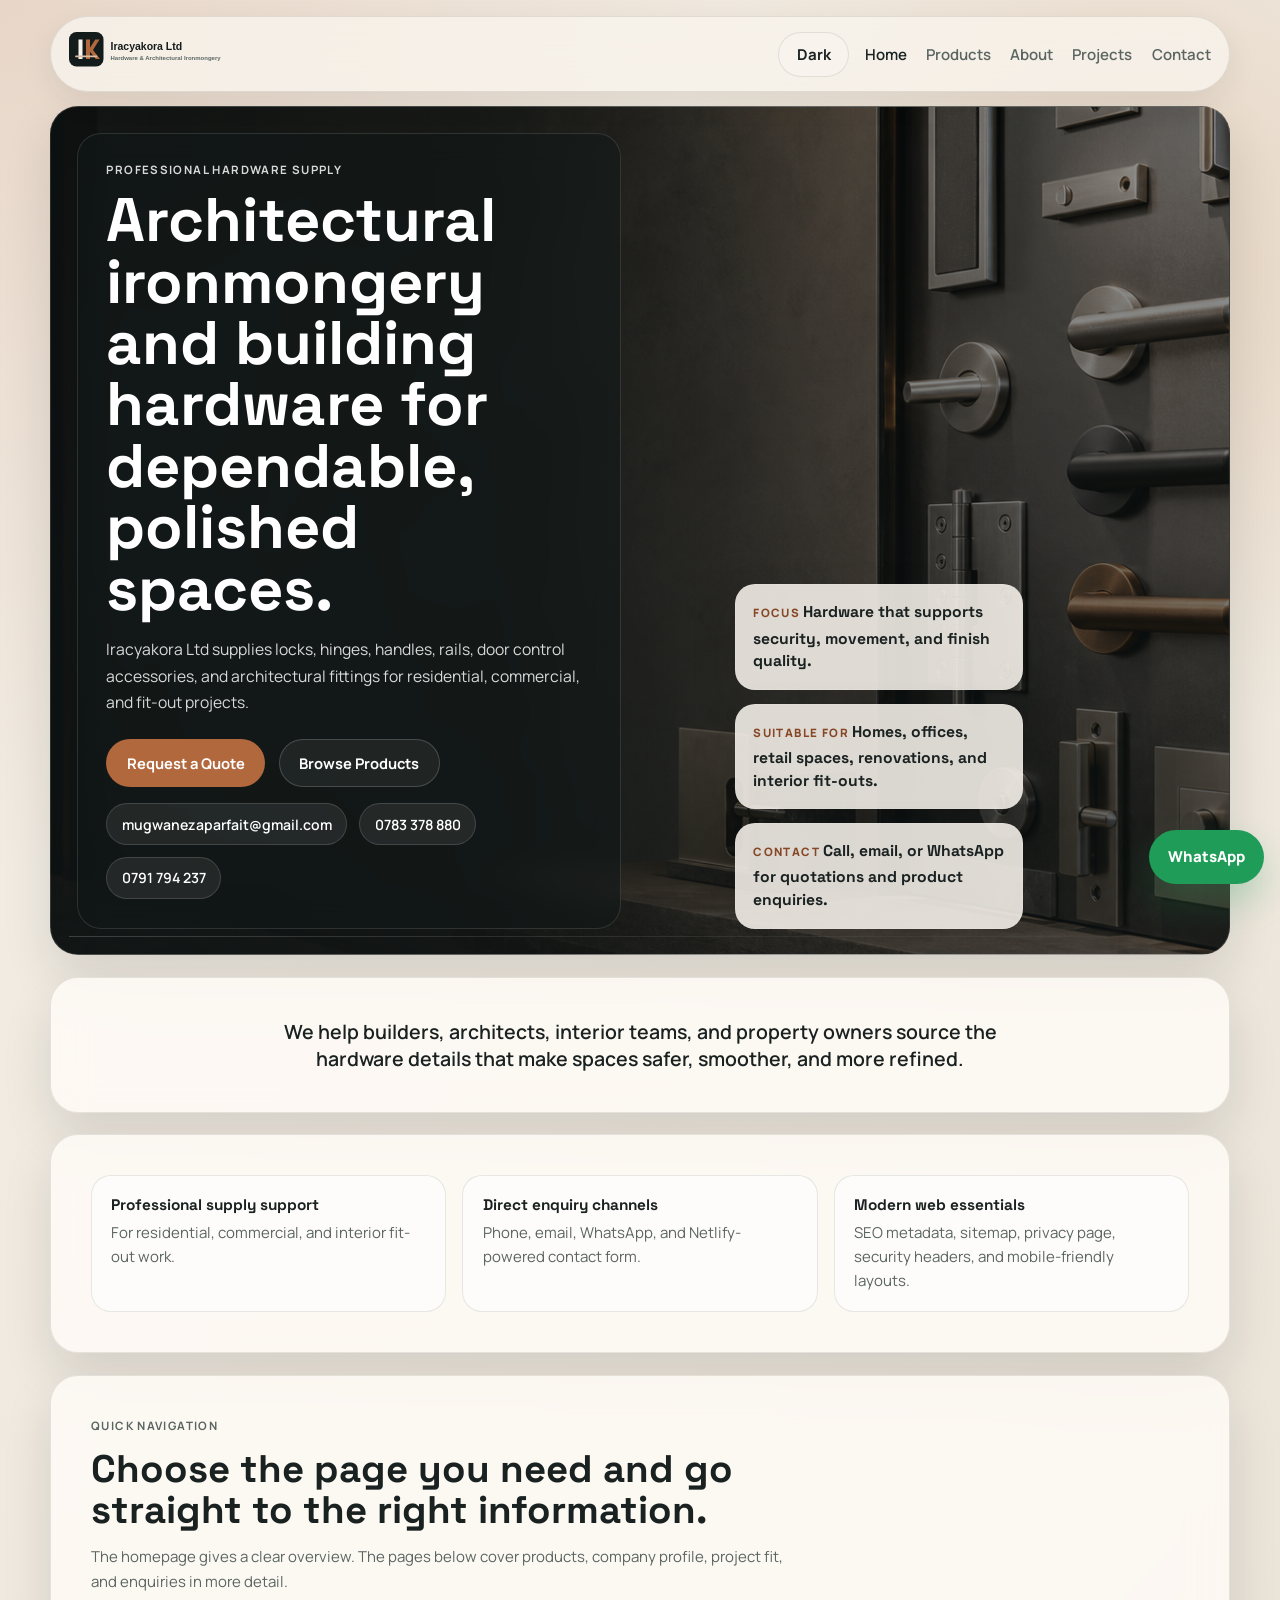
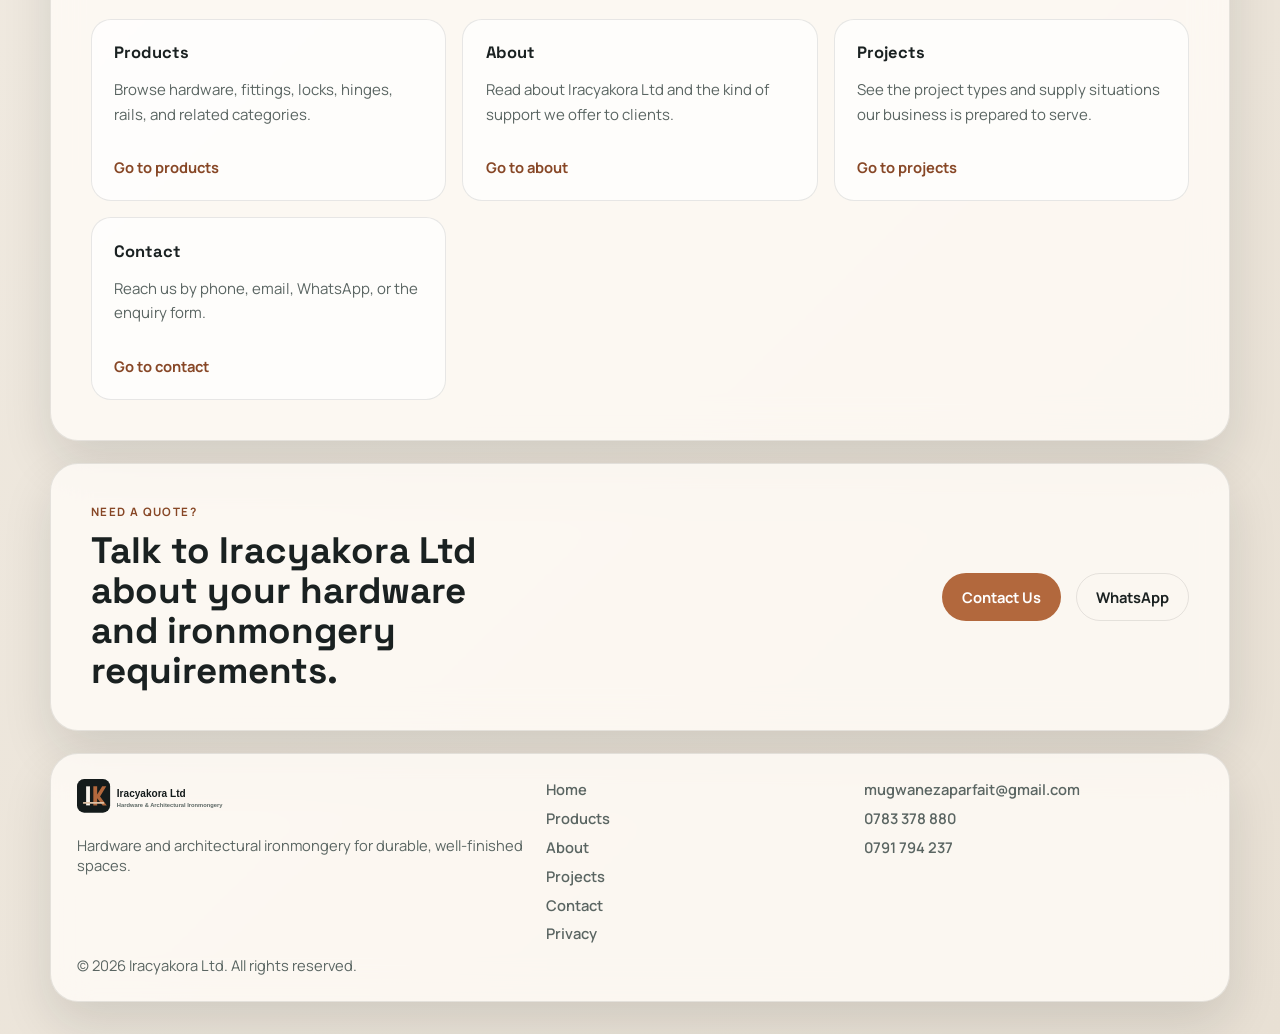
<file: index.html>
<!DOCTYPE html>
<html lang="en">
  <head>
    <meta charset="UTF-8" />
    <meta name="viewport" content="width=device-width, initial-scale=1.0" />
    <meta
      name="description"
      content="Iracyakora Ltd supplies dependable hardware and architectural ironmongery for residential, commercial, and construction projects."
    />
    <meta
      property="og:title"
      content="Iracyakora Ltd | Hardware & Architectural Ironmongery"
    />
    <meta
      property="og:description"
      content="Building hardware, ironmongery, fittings, and supply support for residential and commercial projects."
    />
    <meta property="og:type" content="website" />
    <meta property="og:url" content="https://iracyakora-ltd.netlify.app/" />
    <meta property="og:image" content="https://iracyakora-ltd.netlify.app/hero-background.png" />
    <meta name="twitter:card" content="summary_large_image" />
    <meta name="theme-color" content="#141b1b" />
    <title>Iracyakora Ltd | Home</title>
    <link rel="canonical" href="https://iracyakora-ltd.netlify.app/" />
    <link rel="icon" type="image/svg+xml" href="assets/favicon.svg" />
    <link rel="manifest" href="site.webmanifest" />
    <link rel="preconnect" href="https://fonts.googleapis.com" />
    <link rel="preconnect" href="https://fonts.gstatic.com" crossorigin />
    <link
      href="https://fonts.googleapis.com/css2?family=Space+Grotesk:wght@400;500;700&family=Manrope:wght@400;500;600;700&display=swap"
      rel="stylesheet"
    />
    <link rel="stylesheet" href="styles.css" />
    <script type="application/ld+json">
      {
        "@context": "https://schema.org",
        "@type": "HardwareStore",
        "name": "Iracyakora Ltd",
        "url": "https://iracyakora-ltd.netlify.app/",
        "logo": "https://iracyakora-ltd.netlify.app/assets/brand-mark.svg",
        "image": "https://iracyakora-ltd.netlify.app/hero-background.png",
        "description": "Supplier of hardware and architectural ironmongery for residential, commercial, and construction projects.",
        "email": "mugwanezaparfait@gmail.com",
        "telephone": ["+250783378880", "+250791794237"],
        "contactPoint": [
          {
            "@type": "ContactPoint",
            "contactType": "sales",
            "telephone": "+250783378880",
            "email": "mugwanezaparfait@gmail.com",
            "areaServed": "RW"
          },
          {
            "@type": "ContactPoint",
            "contactType": "customer support",
            "telephone": "+250791794237",
            "areaServed": "RW"
          }
        ]
      }
    </script>
  </head>
  <body>
    <div class="site-shell">
      <header class="topbar">
        <a class="brand" href="./" aria-label="Iracyakora Ltd home">
          <img class="brand-logo" src="assets/brand-logo.svg" alt="Iracyakora Ltd" />
        </a>

        <button
          class="menu-toggle"
          type="button"
          aria-expanded="false"
          aria-controls="site-nav"
        >
          Menu
        </button>

        <nav id="site-nav" class="site-nav" aria-label="Primary">
          <a href="./" aria-current="page">Home</a>
          <a href="products/">Products</a>
          <a href="about/">About</a>
          <a href="projects/">Projects</a>
          <a href="contact/">Contact</a>
        </nav>
      </header>

      <main>
        <section class="hero hero-home">
          <div class="hero-copy hero-copy-home">
            <p class="eyebrow">Professional hardware supply</p>
            <h1>Architectural ironmongery and building hardware for dependable, polished spaces.</h1>
            <p class="lead">
              Iracyakora Ltd supplies locks, hinges, handles, rails, door control
              accessories, and architectural fittings for residential,
              commercial, and fit-out projects.
            </p>

            <div class="hero-actions">
              <a class="button button-primary" href="contact/">Request a Quote</a>
              <a class="button button-secondary" href="products/">Browse Products</a>
            </div>

            <div class="contact-pill-row" aria-label="Quick contact">
              <a href="mailto:mugwanezaparfait@gmail.com">mugwanezaparfait@gmail.com</a>
              <a href="tel:+250783378880">0783 378 880</a>
              <a href="tel:+250791794237">0791 794 237</a>
            </div>
          </div>

          <aside class="hero-proof" aria-label="Company strengths">
            <article class="proof-card">
              <span class="proof-label">Focus</span>
              <strong>Hardware that supports security, movement, and finish quality.</strong>
            </article>
            <article class="proof-card">
              <span class="proof-label">Suitable for</span>
              <strong>Homes, offices, retail spaces, renovations, and interior fit-outs.</strong>
            </article>
            <article class="proof-card">
              <span class="proof-label">Contact</span>
              <strong>Call, email, or WhatsApp for quotations and product enquiries.</strong>
            </article>
          </aside>
        </section>

        <section class="section intro-strip" aria-label="Business focus">
          <p>
            We help builders, architects, interior teams, and property owners source
            the hardware details that make spaces safer, smoother, and more refined.
          </p>
        </section>

        <section class="section trust-strip">
          <article>
            <strong>Professional supply support</strong>
            <span>For residential, commercial, and interior fit-out work.</span>
          </article>
          <article>
            <strong>Direct enquiry channels</strong>
            <span>Phone, email, WhatsApp, and Netlify-powered contact form.</span>
          </article>
          <article>
            <strong>Modern web essentials</strong>
            <span>SEO metadata, sitemap, privacy page, security headers, and mobile-friendly layouts.</span>
          </article>
        </section>

        <section class="section">
          <div class="section-heading">
            <p class="eyebrow">Quick Navigation</p>
            <h2>Choose the page you need and go straight to the right information.</h2>
            <p>
              The homepage gives a clear overview. The pages below cover products, company profile, project fit, and enquiries in more detail.
            </p>
          </div>

          <div class="page-grid">
            <article class="product-card">
              <h3>Products</h3>
              <p>Browse hardware, fittings, locks, hinges, rails, and related categories.</p>
              <a class="text-link" href="products/">Go to products</a>
            </article>
            <article class="product-card">
              <h3>About</h3>
              <p>Read about Iracyakora Ltd and the kind of support we offer to clients.</p>
              <a class="text-link" href="about/">Go to about</a>
            </article>
            <article class="product-card">
              <h3>Projects</h3>
              <p>See the project types and supply situations our business is prepared to serve.</p>
              <a class="text-link" href="projects/">Go to projects</a>
            </article>
            <article class="product-card">
              <h3>Contact</h3>
              <p>Reach us by phone, email, WhatsApp, or the enquiry form.</p>
              <a class="text-link" href="contact/">Go to contact</a>
            </article>
          </div>
        </section>

        <section class="section cta-banner">
          <div>
            <p class="eyebrow">Need A Quote?</p>
            <h2>Talk to Iracyakora Ltd about your hardware and ironmongery requirements.</h2>
          </div>
          <div class="cta-actions">
            <a class="button button-primary" href="contact/">Contact Us</a>
            <a class="button button-secondary" href="https://wa.me/250791794237" target="_blank" rel="noreferrer">WhatsApp</a>
          </div>
        </section>
      </main>

      <footer class="footer footer-rich">
        <div>
          <img class="footer-logo" src="assets/brand-logo.svg" alt="Iracyakora Ltd" />
          <p>Hardware and architectural ironmongery for durable, well-finished spaces.</p>
        </div>
        <div class="footer-links">
          <a href="./" aria-current="page">Home</a>
          <a href="products/">Products</a>
          <a href="about/">About</a>
          <a href="projects/">Projects</a>
          <a href="contact/">Contact</a>
          <a href="privacy/">Privacy</a>
        </div>
        <div class="footer-contact">
          <a href="mailto:mugwanezaparfait@gmail.com">mugwanezaparfait@gmail.com</a>
          <a href="tel:+250783378880">0783 378 880</a>
          <a href="tel:+250791794237">0791 794 237</a>
        </div>
        <p>&copy; <span id="current-year"></span> Iracyakora Ltd. All rights reserved.</p>
      </footer>
    </div>

    <a
      class="floating-whatsapp"
      href="https://wa.me/250791794237"
      target="_blank"
      rel="noreferrer"
      aria-label="Chat with Iracyakora Ltd on WhatsApp"
    >
      WhatsApp
    </a>

    <script src="script.js"></script>
  </body>
</html>
</file>
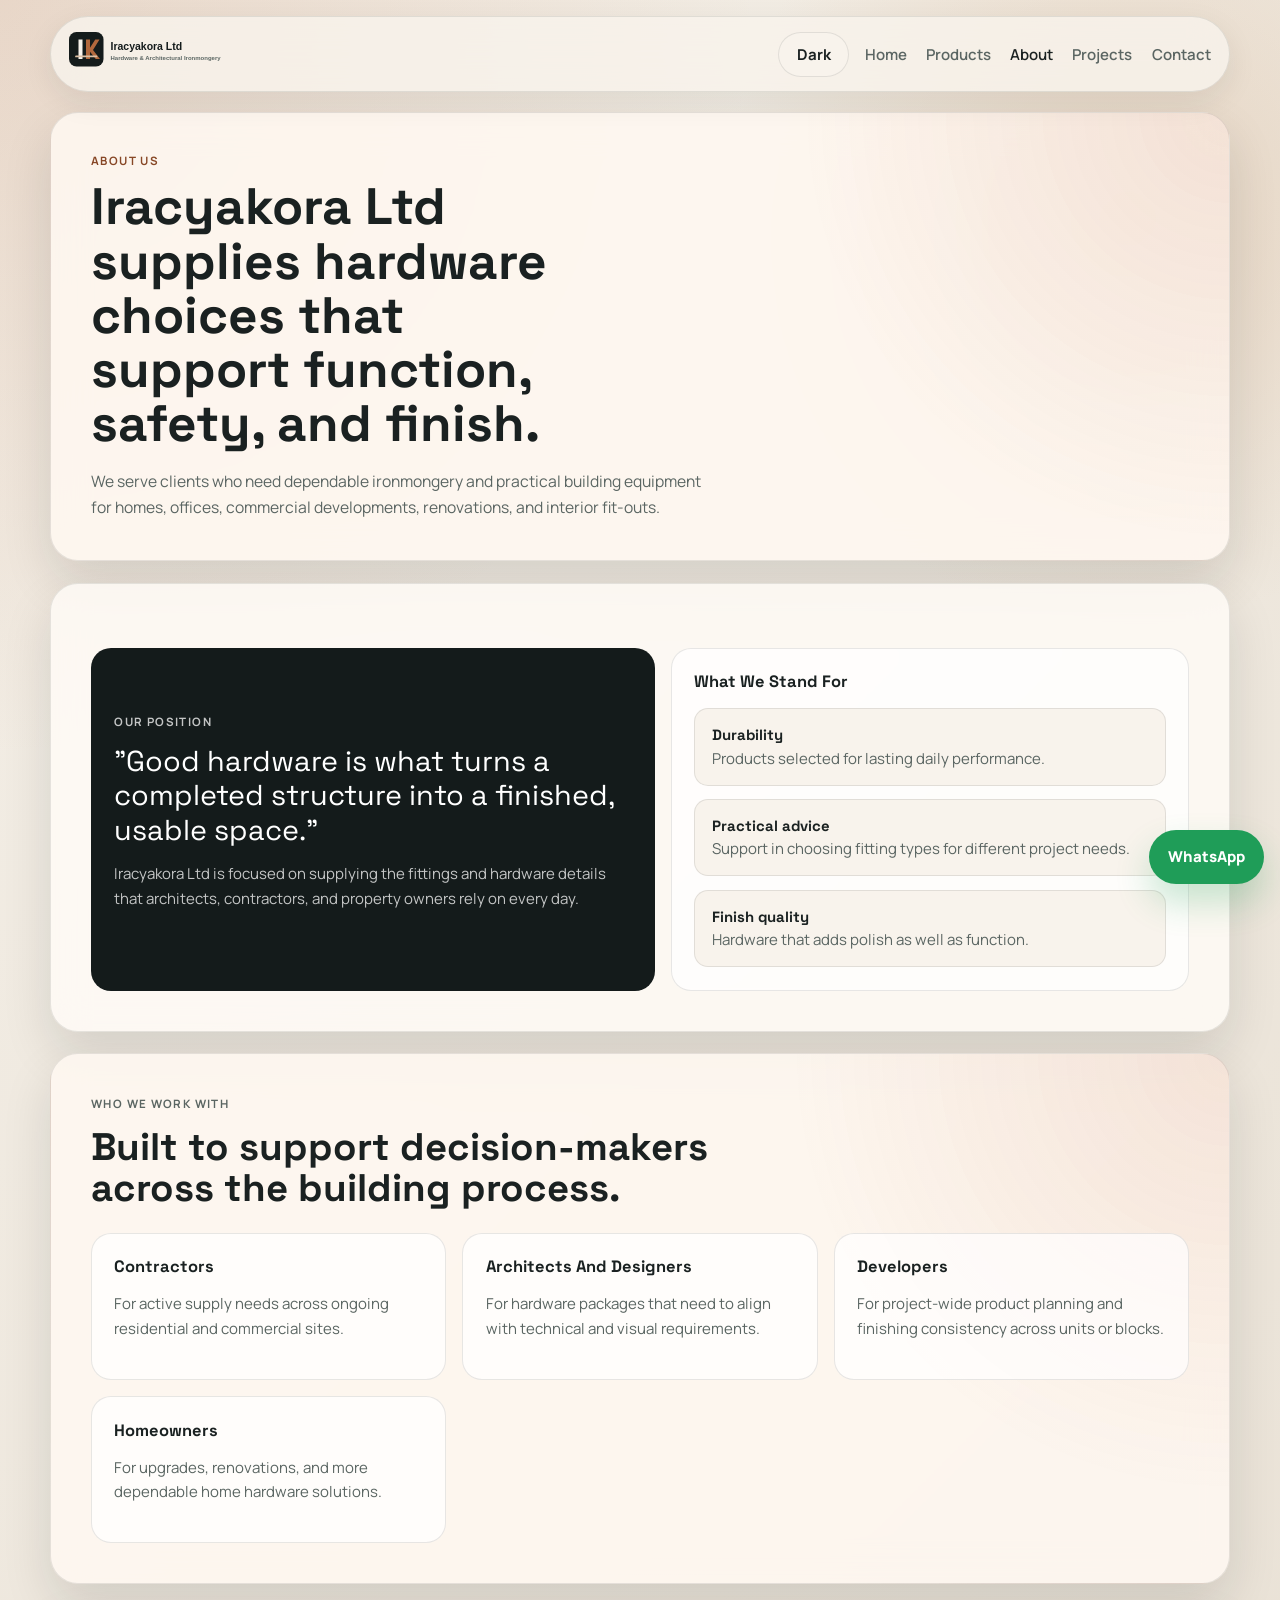
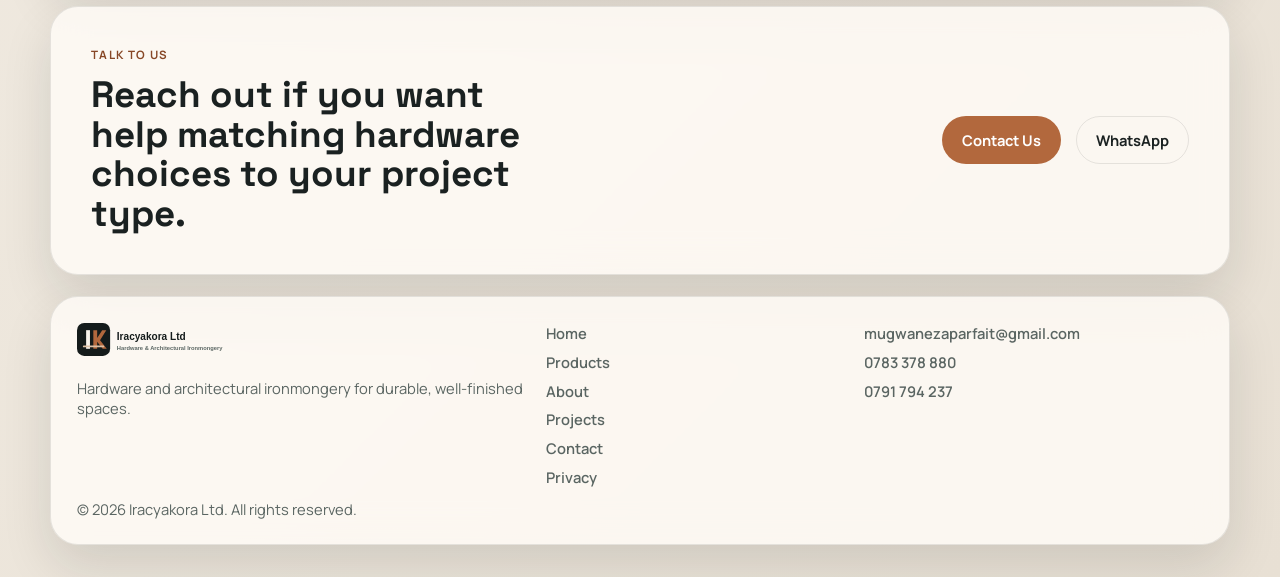
<file: about/index.html>
<!DOCTYPE html>
<html lang="en">
  <head>
    <meta charset="UTF-8" />
    <meta name="viewport" content="width=device-width, initial-scale=1.0" />
    <meta
      name="description"
      content="Learn about Iracyakora Ltd, a supplier of hardware and architectural ironmongery for construction and finishing projects."
    />
    <meta property="og:title" content="Iracyakora Ltd | About" />
    <meta property="og:description" content="Learn about Iracyakora Ltd and our focus on hardware supply, ironmongery, and project support." />
    <meta property="og:type" content="website" />
    <meta property="og:url" content="https://iracyakora-ltd.netlify.app/about/" />
    <meta property="og:image" content="https://iracyakora-ltd.netlify.app/hero-background.png" />
    <meta name="twitter:card" content="summary_large_image" />
    <meta name="theme-color" content="#141b1b" />
    <title>Iracyakora Ltd | About</title>
    <link rel="canonical" href="https://iracyakora-ltd.netlify.app/about/" />
    <link rel="icon" type="image/svg+xml" href="../assets/favicon.svg" />
    <link rel="manifest" href="../site.webmanifest" />
    <link rel="preconnect" href="https://fonts.googleapis.com" />
    <link rel="preconnect" href="https://fonts.gstatic.com" crossorigin />
    <link
      href="https://fonts.googleapis.com/css2?family=Space+Grotesk:wght@400;500;700&family=Manrope:wght@400;500;600;700&display=swap"
      rel="stylesheet"
    />
    <link rel="stylesheet" href="../styles.css" />
  </head>
  <body>
    <div class="site-shell">
      <header class="topbar">
        <a class="brand" href="../" aria-label="Iracyakora Ltd home">
          <img class="brand-logo" src="../assets/brand-logo.svg" alt="Iracyakora Ltd" />
        </a>
        <button
          class="menu-toggle"
          type="button"
          aria-expanded="false"
          aria-controls="site-nav"
        >
          Menu
        </button>
        <nav id="site-nav" class="site-nav" aria-label="Primary">
          <a href="../">Home</a>
          <a href="../products/">Products</a>
          <a href="../about/" aria-current="page">About</a>
          <a href="../projects/">Projects</a>
          <a href="../contact/">Contact</a>
        </nav>
      </header>

      <main>
        <section class="section page-hero">
          <p class="eyebrow">About Us</p>
          <h1>Iracyakora Ltd supplies hardware choices that support function, safety, and finish.</h1>
          <p class="lead">
            We serve clients who need dependable ironmongery and practical building
            equipment for homes, offices, commercial developments, renovations, and interior fit-outs.
          </p>
        </section>

        <section class="section">
          <div class="audience-layout">
            <div class="quote-card">
              <p class="eyebrow">Our Position</p>
              <blockquote>
                "Good hardware is what turns a completed structure into a finished, usable space."
              </blockquote>
              <p>
                Iracyakora Ltd is focused on supplying the fittings and hardware details
                that architects, contractors, and property owners rely on every day.
              </p>
            </div>
            <div class="contact-card">
              <h3>What We Stand For</h3>
              <div class="contact-links">
                <div class="contact-link">
                  <strong>Durability</strong>
                  <span>Products selected for lasting daily performance.</span>
                </div>
                <div class="contact-link">
                  <strong>Practical advice</strong>
                  <span>Support in choosing fitting types for different project needs.</span>
                </div>
                <div class="contact-link">
                  <strong>Finish quality</strong>
                  <span>Hardware that adds polish as well as function.</span>
                </div>
              </div>
            </div>
          </div>
        </section>

        <section class="section accent-section">
          <div class="section-heading">
            <p class="eyebrow">Who We Work With</p>
            <h2>Built to support decision-makers across the building process.</h2>
          </div>
          <div class="benefit-grid">
            <article>
              <h3>Contractors</h3>
              <p>For active supply needs across ongoing residential and commercial sites.</p>
            </article>
            <article>
              <h3>Architects And Designers</h3>
              <p>For hardware packages that need to align with technical and visual requirements.</p>
            </article>
            <article>
              <h3>Developers</h3>
              <p>For project-wide product planning and finishing consistency across units or blocks.</p>
            </article>
            <article>
              <h3>Homeowners</h3>
              <p>For upgrades, renovations, and more dependable home hardware solutions.</p>
            </article>
          </div>
        </section>

        <section class="section cta-banner">
          <div>
            <p class="eyebrow">Talk To Us</p>
            <h2>Reach out if you want help matching hardware choices to your project type.</h2>
          </div>
          <div class="cta-actions">
            <a class="button button-primary" href="../contact/">Contact Us</a>
            <a class="button button-secondary" href="https://wa.me/250791794237" target="_blank" rel="noreferrer">WhatsApp</a>
          </div>
        </section>
      </main>

      <footer class="footer footer-rich">
        <div>
          <img class="footer-logo" src="../assets/brand-logo.svg" alt="Iracyakora Ltd" />
          <p>Hardware and architectural ironmongery for durable, well-finished spaces.</p>
        </div>
        <div class="footer-links">
          <a href="../">Home</a>
          <a href="../products/">Products</a>
          <a href="../about/" aria-current="page">About</a>
          <a href="../projects/">Projects</a>
          <a href="../contact/">Contact</a>
          <a href="../privacy/">Privacy</a>
        </div>
        <div class="footer-contact">
          <a href="mailto:mugwanezaparfait@gmail.com">mugwanezaparfait@gmail.com</a>
          <a href="tel:+250783378880">0783 378 880</a>
          <a href="tel:+250791794237">0791 794 237</a>
        </div>
        <p>&copy; <span id="current-year"></span> Iracyakora Ltd. All rights reserved.</p>
      </footer>
    </div>

    <a
      class="floating-whatsapp"
      href="https://wa.me/250791794237"
      target="_blank"
      rel="noreferrer"
      aria-label="Chat with Iracyakora Ltd on WhatsApp"
    >
      WhatsApp
    </a>

    <script src="../script.js"></script>
  </body>
</html>
</file>
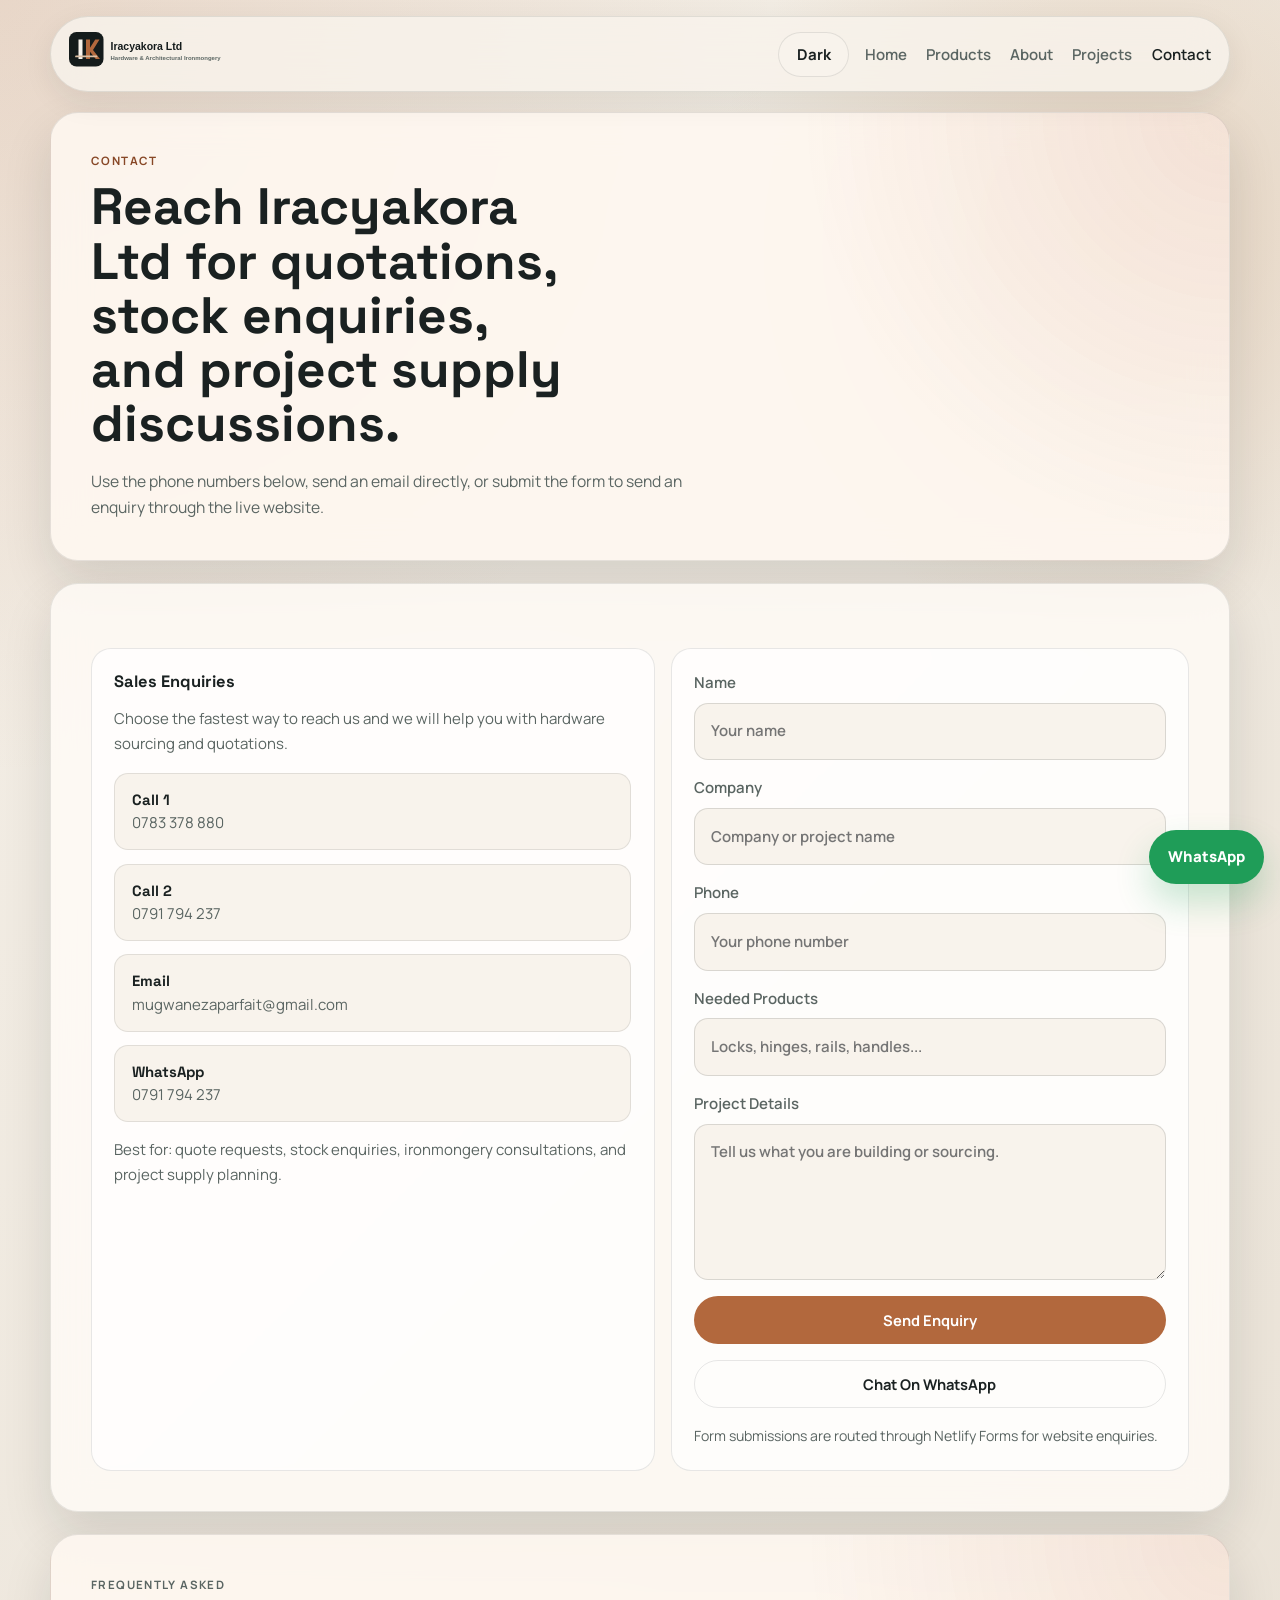
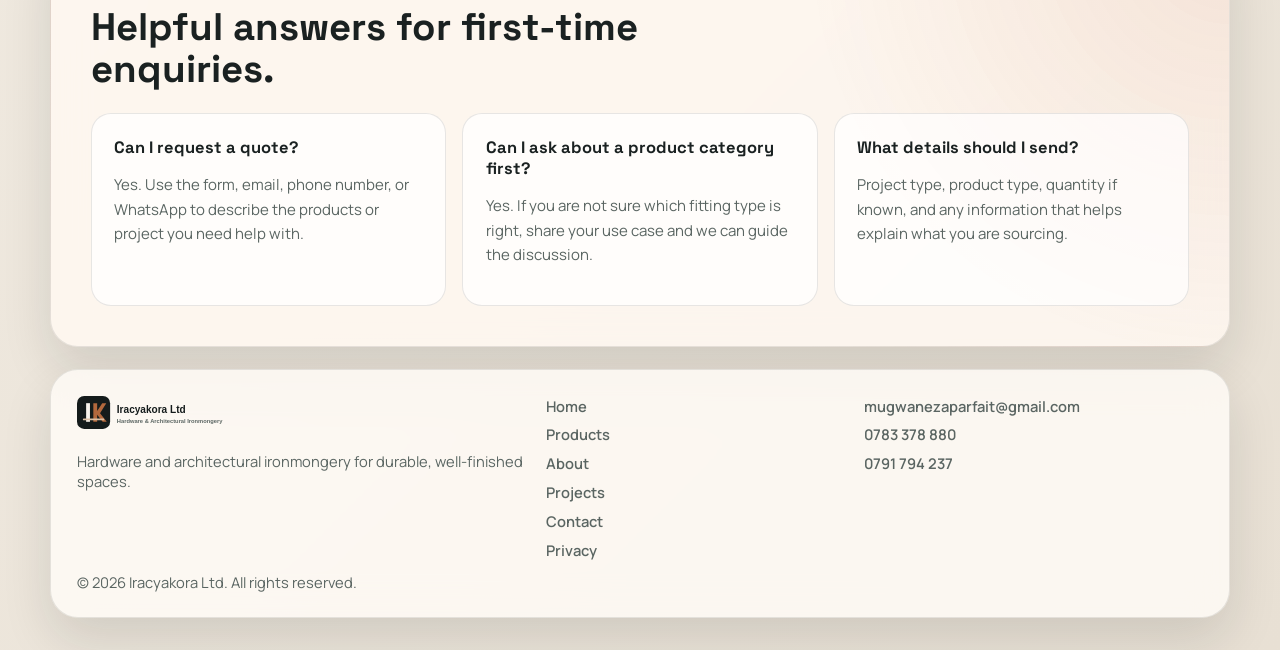
<file: contact/index.html>
<!DOCTYPE html>
<html lang="en">
  <head>
    <meta charset="UTF-8" />
    <meta name="viewport" content="width=device-width, initial-scale=1.0" />
    <meta
      name="description"
      content="Contact Iracyakora Ltd for hardware, fittings, ironmongery, and building equipment quotations."
    />
    <meta property="og:title" content="Iracyakora Ltd | Contact" />
    <meta property="og:description" content="Contact Iracyakora Ltd by phone, email, WhatsApp, or the website enquiry form." />
    <meta property="og:type" content="website" />
    <meta property="og:url" content="https://iracyakora-ltd.netlify.app/contact/" />
    <meta property="og:image" content="https://iracyakora-ltd.netlify.app/hero-background.png" />
    <meta name="twitter:card" content="summary_large_image" />
    <meta name="theme-color" content="#141b1b" />
    <title>Iracyakora Ltd | Contact</title>
    <link rel="canonical" href="https://iracyakora-ltd.netlify.app/contact/" />
    <link rel="icon" type="image/svg+xml" href="../assets/favicon.svg" />
    <link rel="manifest" href="../site.webmanifest" />
    <link rel="preconnect" href="https://fonts.googleapis.com" />
    <link rel="preconnect" href="https://fonts.gstatic.com" crossorigin />
    <link
      href="https://fonts.googleapis.com/css2?family=Space+Grotesk:wght@400;500;700&family=Manrope:wght@400;500;600;700&display=swap"
      rel="stylesheet"
    />
    <link rel="stylesheet" href="../styles.css" />
  </head>
  <body>
    <div class="site-shell">
      <header class="topbar">
        <a class="brand" href="../" aria-label="Iracyakora Ltd home">
          <img class="brand-logo" src="../assets/brand-logo.svg" alt="Iracyakora Ltd" />
        </a>
        <button
          class="menu-toggle"
          type="button"
          aria-expanded="false"
          aria-controls="site-nav"
        >
          Menu
        </button>
        <nav id="site-nav" class="site-nav" aria-label="Primary">
          <a href="../">Home</a>
          <a href="../products/">Products</a>
          <a href="../about/">About</a>
          <a href="../projects/">Projects</a>
          <a href="../contact/" aria-current="page">Contact</a>
        </nav>
      </header>

      <main>
        <section class="section page-hero">
          <p class="eyebrow">Contact</p>
          <h1>Reach Iracyakora Ltd for quotations, stock enquiries, and project supply discussions.</h1>
          <p class="lead">
            Use the phone numbers below, send an email directly, or submit the form to
            send an enquiry through the live website.
          </p>
        </section>

        <section class="section">
          <div class="contact-layout">
            <div class="contact-card">
              <h3>Sales Enquiries</h3>
              <p>Choose the fastest way to reach us and we will help you with hardware sourcing and quotations.</p>
              <div class="contact-links">
                <a class="contact-link" href="tel:+250783378880">
                  <strong>Call 1</strong>
                  <span>0783 378 880</span>
                </a>
                <a class="contact-link" href="tel:+250791794237">
                  <strong>Call 2</strong>
                  <span>0791 794 237</span>
                </a>
                <a class="contact-link" href="mailto:mugwanezaparfait@gmail.com">
                  <strong>Email</strong>
                  <span>mugwanezaparfait@gmail.com</span>
                </a>
                <a
                  class="contact-link"
                  href="https://wa.me/250791794237"
                  target="_blank"
                  rel="noreferrer"
                >
                  <strong>WhatsApp</strong>
                  <span>0791 794 237</span>
                </a>
              </div>
              <p class="contact-note">
                Best for: quote requests, stock enquiries, ironmongery consultations, and project supply planning.
              </p>
            </div>

            <form
              class="contact-form"
              name="contact"
              method="POST"
              data-netlify="true"
              netlify-honeypot="bot-field"
              action="../thanks/"
            >
              <input type="hidden" name="form-name" value="contact" />
              <p class="hidden-field">
                <label>
                  Do not fill this out if you are human
                  <input name="bot-field" />
                </label>
              </p>
              <label>
                Name
                <input type="text" name="name" placeholder="Your name" required />
              </label>
              <label>
                Company
                <input type="text" name="company" placeholder="Company or project name" />
              </label>
              <label>
                Phone
                <input type="tel" name="phone" placeholder="Your phone number" />
              </label>
              <label>
                Needed Products
                <input
                  type="text"
                  name="products"
                  placeholder="Locks, hinges, rails, handles..."
                  required
                />
              </label>
              <label>
                Project Details
                <textarea
                  name="message"
                  rows="5"
                  placeholder="Tell us what you are building or sourcing."
                  required
                ></textarea>
              </label>
              <button class="button button-primary" type="submit">Send Enquiry</button>
              <a
                class="button button-secondary"
                href="https://wa.me/250791794237"
                target="_blank"
                rel="noreferrer"
              >
                Chat On WhatsApp
              </a>
              <p class="form-note">
                Form submissions are routed through Netlify Forms for website enquiries.
              </p>
            </form>
          </div>
        </section>

        <section class="section accent-section">
          <div class="section-heading">
            <p class="eyebrow">Frequently Asked</p>
            <h2>Helpful answers for first-time enquiries.</h2>
          </div>
          <div class="legal-grid">
            <article class="product-card">
              <h3>Can I request a quote?</h3>
              <p>Yes. Use the form, email, phone number, or WhatsApp to describe the products or project you need help with.</p>
            </article>
            <article class="product-card">
              <h3>Can I ask about a product category first?</h3>
              <p>Yes. If you are not sure which fitting type is right, share your use case and we can guide the discussion.</p>
            </article>
            <article class="product-card">
              <h3>What details should I send?</h3>
              <p>Project type, product type, quantity if known, and any information that helps explain what you are sourcing.</p>
            </article>
          </div>
        </section>
      </main>

      <footer class="footer footer-rich">
        <div>
          <img class="footer-logo" src="../assets/brand-logo.svg" alt="Iracyakora Ltd" />
          <p>Hardware and architectural ironmongery for durable, well-finished spaces.</p>
        </div>
        <div class="footer-links">
          <a href="../">Home</a>
          <a href="../products/">Products</a>
          <a href="../about/">About</a>
          <a href="../projects/">Projects</a>
          <a href="../contact/" aria-current="page">Contact</a>
          <a href="../privacy/">Privacy</a>
        </div>
        <div class="footer-contact">
          <a href="mailto:mugwanezaparfait@gmail.com">mugwanezaparfait@gmail.com</a>
          <a href="tel:+250783378880">0783 378 880</a>
          <a href="tel:+250791794237">0791 794 237</a>
        </div>
        <p>&copy; <span id="current-year"></span> Iracyakora Ltd. All rights reserved.</p>
      </footer>
    </div>

    <a
      class="floating-whatsapp"
      href="https://wa.me/250791794237"
      target="_blank"
      rel="noreferrer"
      aria-label="Chat with Iracyakora Ltd on WhatsApp"
    >
      WhatsApp
    </a>

    <script src="../script.js"></script>
  </body>
</html>
</file>
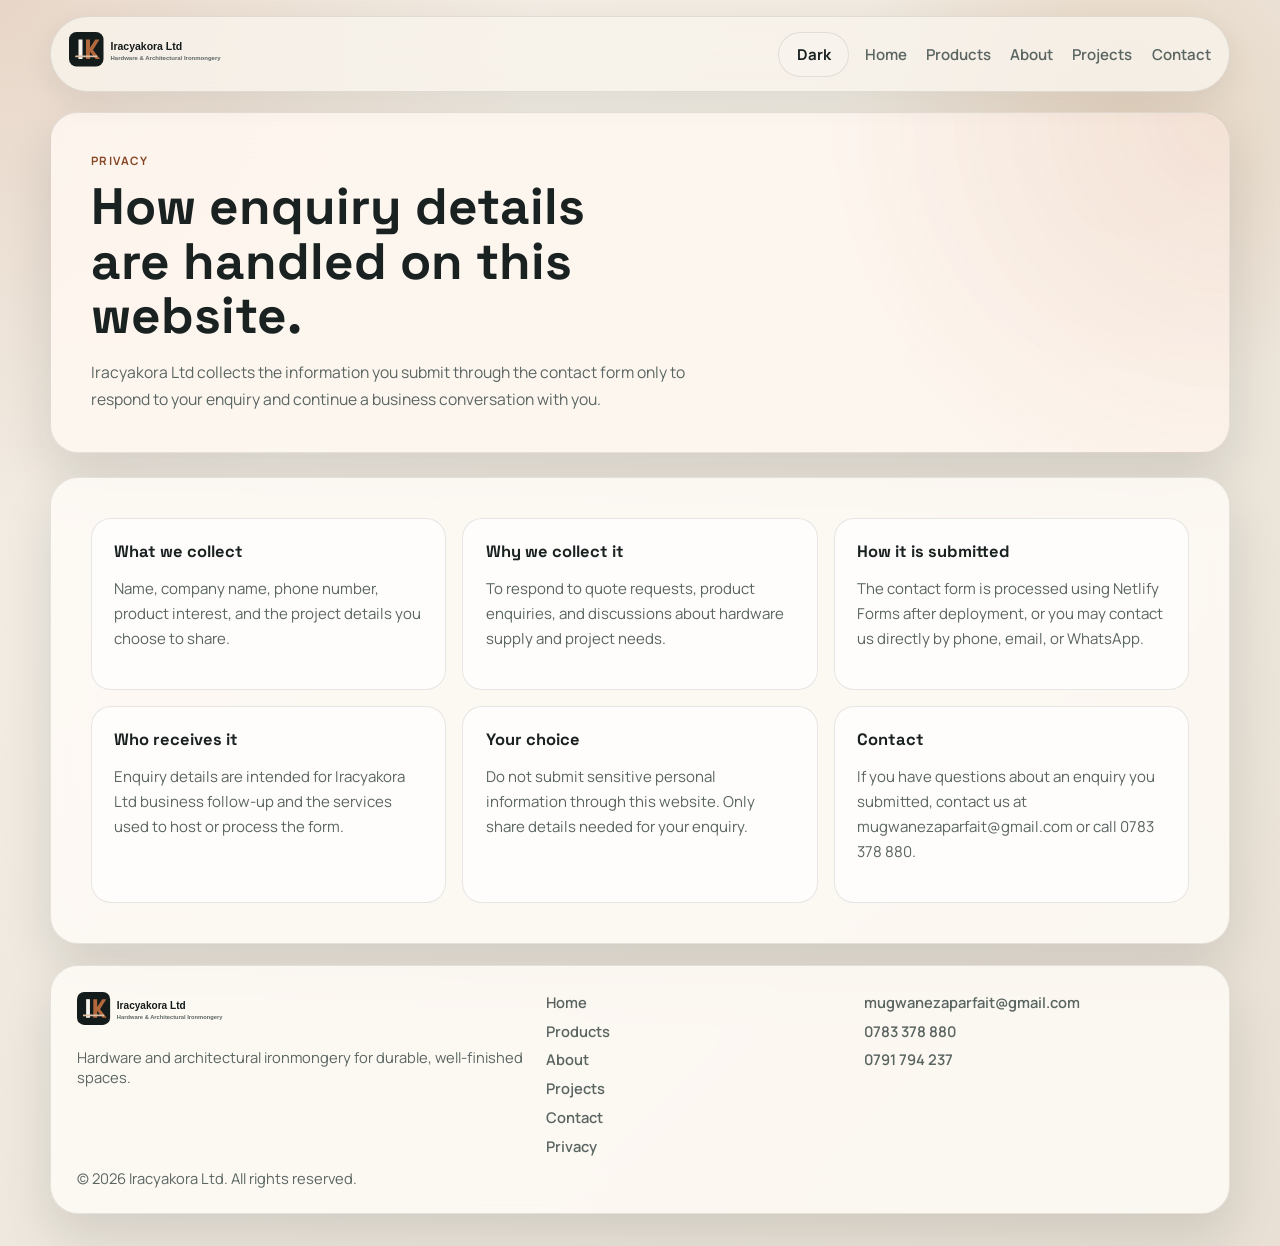
<file: privacy/index.html>
<!DOCTYPE html>
<html lang="en">
  <head>
    <meta charset="UTF-8" />
    <meta name="viewport" content="width=device-width, initial-scale=1.0" />
    <meta
      name="description"
      content="Privacy information for Iracyakora Ltd website enquiries and contact submissions."
    />
    <meta property="og:title" content="Iracyakora Ltd | Privacy" />
    <meta property="og:description" content="How Iracyakora Ltd handles enquiry details submitted through the website." />
    <meta property="og:type" content="website" />
    <meta property="og:url" content="https://iracyakora-ltd.netlify.app/privacy/" />
    <meta property="og:image" content="https://iracyakora-ltd.netlify.app/hero-background.png" />
    <meta name="twitter:card" content="summary_large_image" />
    <meta name="theme-color" content="#141b1b" />
    <title>Iracyakora Ltd | Privacy</title>
    <link rel="canonical" href="https://iracyakora-ltd.netlify.app/privacy/" />
    <link rel="icon" type="image/svg+xml" href="../assets/favicon.svg" />
    <link rel="manifest" href="../site.webmanifest" />
    <link rel="preconnect" href="https://fonts.googleapis.com" />
    <link rel="preconnect" href="https://fonts.gstatic.com" crossorigin />
    <link
      href="https://fonts.googleapis.com/css2?family=Space+Grotesk:wght@400;500;700&family=Manrope:wght@400;500;600;700&display=swap"
      rel="stylesheet"
    />
    <link rel="stylesheet" href="../styles.css" />
  </head>
  <body>
    <div class="site-shell">
      <header class="topbar">
        <a class="brand" href="../" aria-label="Iracyakora Ltd home">
          <img class="brand-logo" src="../assets/brand-logo.svg" alt="Iracyakora Ltd" />
        </a>
        <button
          class="menu-toggle"
          type="button"
          aria-expanded="false"
          aria-controls="site-nav"
        >
          Menu
        </button>
        <nav id="site-nav" class="site-nav" aria-label="Primary">
          <a href="../">Home</a>
          <a href="../products/">Products</a>
          <a href="../about/">About</a>
          <a href="../projects/">Projects</a>
          <a href="../contact/">Contact</a>
        </nav>
      </header>

      <main>
        <section class="section page-hero">
          <p class="eyebrow">Privacy</p>
          <h1>How enquiry details are handled on this website.</h1>
          <p class="lead">
            Iracyakora Ltd collects the information you submit through the contact form
            only to respond to your enquiry and continue a business conversation with you.
          </p>
        </section>

        <section class="section legal-grid">
          <article class="product-card">
            <h3>What we collect</h3>
            <p>Name, company name, phone number, product interest, and the project details you choose to share.</p>
          </article>
          <article class="product-card">
            <h3>Why we collect it</h3>
            <p>To respond to quote requests, product enquiries, and discussions about hardware supply and project needs.</p>
          </article>
          <article class="product-card">
            <h3>How it is submitted</h3>
            <p>The contact form is processed using Netlify Forms after deployment, or you may contact us directly by phone, email, or WhatsApp.</p>
          </article>
          <article class="product-card">
            <h3>Who receives it</h3>
            <p>Enquiry details are intended for Iracyakora Ltd business follow-up and the services used to host or process the form.</p>
          </article>
          <article class="product-card">
            <h3>Your choice</h3>
            <p>Do not submit sensitive personal information through this website. Only share details needed for your enquiry.</p>
          </article>
          <article class="product-card">
            <h3>Contact</h3>
            <p>If you have questions about an enquiry you submitted, contact us at mugwanezaparfait@gmail.com or call 0783 378 880.</p>
          </article>
        </section>
      </main>

      <footer class="footer footer-rich">
        <div>
          <img class="footer-logo" src="../assets/brand-logo.svg" alt="Iracyakora Ltd" />
          <p>Hardware and architectural ironmongery for durable, well-finished spaces.</p>
        </div>
        <div class="footer-links">
          <a href="../">Home</a>
          <a href="../products/">Products</a>
          <a href="../about/">About</a>
          <a href="../projects/">Projects</a>
          <a href="../contact/">Contact</a>
          <a href="../privacy/" aria-current="page">Privacy</a>
        </div>
        <div class="footer-contact">
          <a href="mailto:mugwanezaparfait@gmail.com">mugwanezaparfait@gmail.com</a>
          <a href="tel:+250783378880">0783 378 880</a>
          <a href="tel:+250791794237">0791 794 237</a>
        </div>
        <p>&copy; <span id="current-year"></span> Iracyakora Ltd. All rights reserved.</p>
      </footer>
    </div>

    <script src="../script.js"></script>
  </body>
</html>
</file>
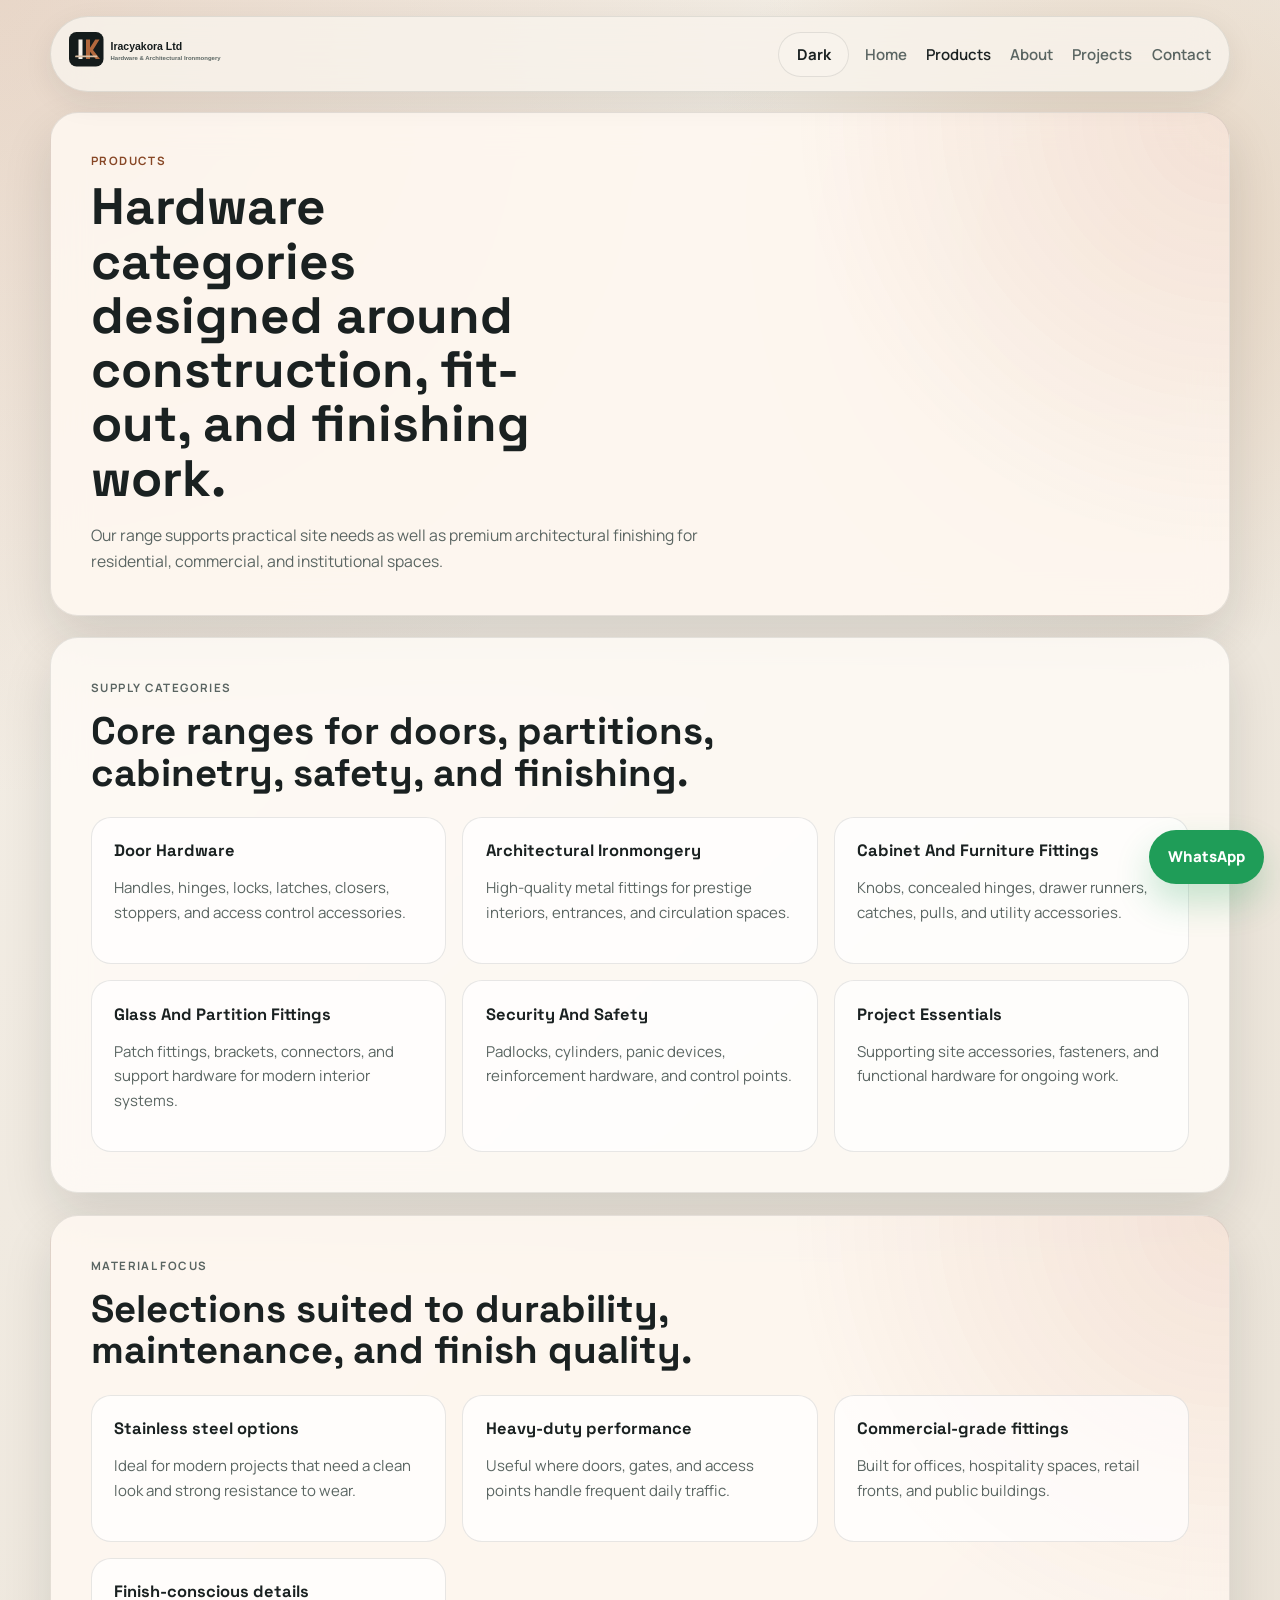
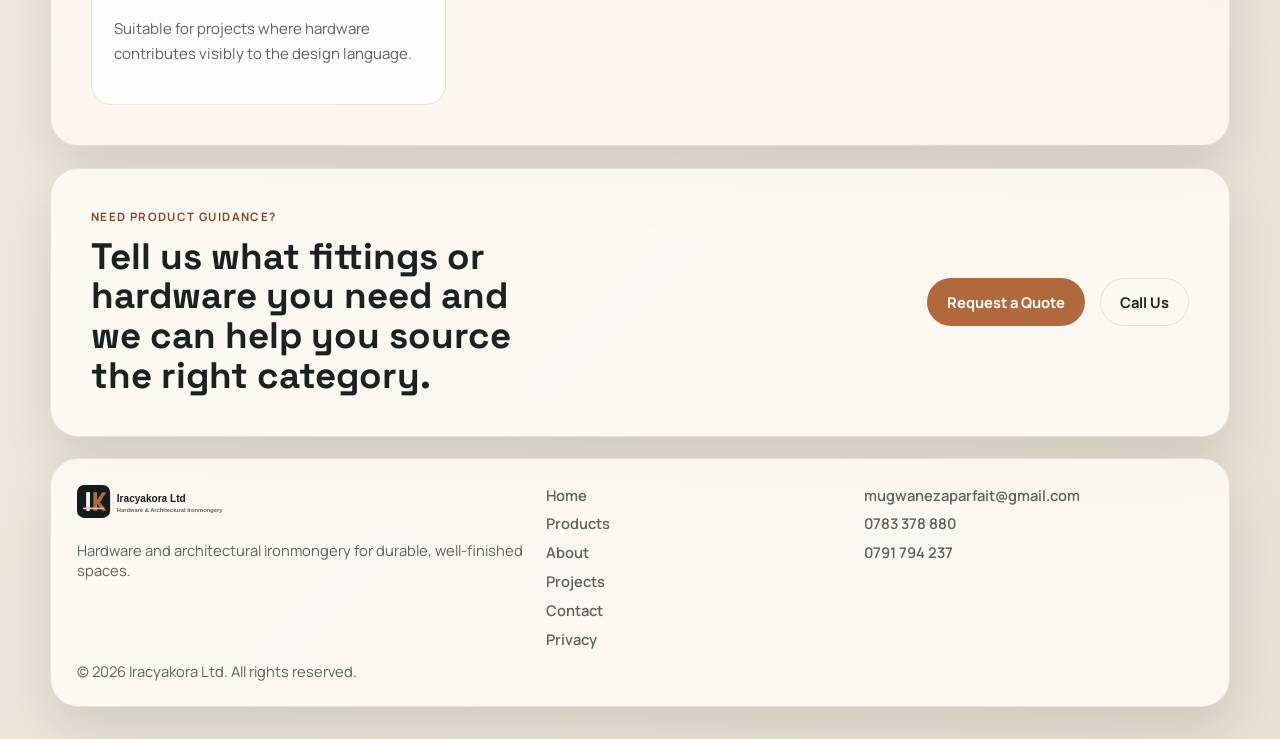
<file: products/index.html>
<!DOCTYPE html>
<html lang="en">
  <head>
    <meta charset="UTF-8" />
    <meta name="viewport" content="width=device-width, initial-scale=1.0" />
    <meta
      name="description"
      content="Explore hardware, fittings, locks, hinges, rails, and architectural ironmongery supplied by Iracyakora Ltd."
    />
    <meta property="og:title" content="Iracyakora Ltd | Products" />
    <meta property="og:description" content="Browse the hardware, fittings, locks, hinges, rails, and ironmongery categories supplied by Iracyakora Ltd." />
    <meta property="og:type" content="website" />
    <meta property="og:url" content="https://iracyakora-ltd.netlify.app/products/" />
    <meta property="og:image" content="https://iracyakora-ltd.netlify.app/hero-background.png" />
    <meta name="twitter:card" content="summary_large_image" />
    <meta name="theme-color" content="#141b1b" />
    <title>Iracyakora Ltd | Products</title>
    <link rel="canonical" href="https://iracyakora-ltd.netlify.app/products/" />
    <link rel="icon" type="image/svg+xml" href="../assets/favicon.svg" />
    <link rel="manifest" href="../site.webmanifest" />
    <link rel="preconnect" href="https://fonts.googleapis.com" />
    <link rel="preconnect" href="https://fonts.gstatic.com" crossorigin />
    <link
      href="https://fonts.googleapis.com/css2?family=Space+Grotesk:wght@400;500;700&family=Manrope:wght@400;500;600;700&display=swap"
      rel="stylesheet"
    />
    <link rel="stylesheet" href="../styles.css" />
  </head>
  <body>
    <div class="site-shell">
      <header class="topbar">
        <a class="brand" href="../" aria-label="Iracyakora Ltd home">
          <img class="brand-logo" src="../assets/brand-logo.svg" alt="Iracyakora Ltd" />
        </a>
        <button
          class="menu-toggle"
          type="button"
          aria-expanded="false"
          aria-controls="site-nav"
        >
          Menu
        </button>
        <nav id="site-nav" class="site-nav" aria-label="Primary">
          <a href="../">Home</a>
          <a href="../products/" aria-current="page">Products</a>
          <a href="../about/">About</a>
          <a href="../projects/">Projects</a>
          <a href="../contact/">Contact</a>
        </nav>
      </header>

      <main>
        <section class="section page-hero">
          <p class="eyebrow">Products</p>
          <h1>Hardware categories designed around construction, fit-out, and finishing work.</h1>
          <p class="lead">
            Our range supports practical site needs as well as premium architectural
            finishing for residential, commercial, and institutional spaces.
          </p>
        </section>

        <section class="section">
          <div class="section-heading">
            <p class="eyebrow">Supply Categories</p>
            <h2>Core ranges for doors, partitions, cabinetry, safety, and finishing.</h2>
          </div>
          <div class="product-grid">
            <article class="product-card">
              <h3>Door Hardware</h3>
              <p>Handles, hinges, locks, latches, closers, stoppers, and access control accessories.</p>
            </article>
            <article class="product-card">
              <h3>Architectural Ironmongery</h3>
              <p>High-quality metal fittings for prestige interiors, entrances, and circulation spaces.</p>
            </article>
            <article class="product-card">
              <h3>Cabinet And Furniture Fittings</h3>
              <p>Knobs, concealed hinges, drawer runners, catches, pulls, and utility accessories.</p>
            </article>
            <article class="product-card">
              <h3>Glass And Partition Fittings</h3>
              <p>Patch fittings, brackets, connectors, and support hardware for modern interior systems.</p>
            </article>
            <article class="product-card">
              <h3>Security And Safety</h3>
              <p>Padlocks, cylinders, panic devices, reinforcement hardware, and control points.</p>
            </article>
            <article class="product-card">
              <h3>Project Essentials</h3>
              <p>Supporting site accessories, fasteners, and functional hardware for ongoing work.</p>
            </article>
          </div>
        </section>

        <section class="section accent-section">
          <div class="section-heading">
            <p class="eyebrow">Material Focus</p>
            <h2>Selections suited to durability, maintenance, and finish quality.</h2>
          </div>
          <div class="benefit-grid">
            <article>
              <h3>Stainless steel options</h3>
              <p>Ideal for modern projects that need a clean look and strong resistance to wear.</p>
            </article>
            <article>
              <h3>Heavy-duty performance</h3>
              <p>Useful where doors, gates, and access points handle frequent daily traffic.</p>
            </article>
            <article>
              <h3>Commercial-grade fittings</h3>
              <p>Built for offices, hospitality spaces, retail fronts, and public buildings.</p>
            </article>
            <article>
              <h3>Finish-conscious details</h3>
              <p>Suitable for projects where hardware contributes visibly to the design language.</p>
            </article>
          </div>
        </section>

        <section class="section cta-banner">
          <div>
            <p class="eyebrow">Need Product Guidance?</p>
            <h2>Tell us what fittings or hardware you need and we can help you source the right category.</h2>
          </div>
          <div class="cta-actions">
            <a class="button button-primary" href="../contact/">Request a Quote</a>
            <a class="button button-secondary" href="tel:+250783378880">Call Us</a>
          </div>
        </section>
      </main>

      <footer class="footer footer-rich">
        <div>
          <img class="footer-logo" src="../assets/brand-logo.svg" alt="Iracyakora Ltd" />
          <p>Hardware and architectural ironmongery for durable, well-finished spaces.</p>
        </div>
        <div class="footer-links">
          <a href="../">Home</a>
          <a href="../products/" aria-current="page">Products</a>
          <a href="../about/">About</a>
          <a href="../projects/">Projects</a>
          <a href="../contact/">Contact</a>
          <a href="../privacy/">Privacy</a>
        </div>
        <div class="footer-contact">
          <a href="mailto:mugwanezaparfait@gmail.com">mugwanezaparfait@gmail.com</a>
          <a href="tel:+250783378880">0783 378 880</a>
          <a href="tel:+250791794237">0791 794 237</a>
        </div>
        <p>&copy; <span id="current-year"></span> Iracyakora Ltd. All rights reserved.</p>
      </footer>
    </div>

    <a
      class="floating-whatsapp"
      href="https://wa.me/250791794237"
      target="_blank"
      rel="noreferrer"
      aria-label="Chat with Iracyakora Ltd on WhatsApp"
    >
      WhatsApp
    </a>

    <script src="../script.js"></script>
  </body>
</html>
</file>
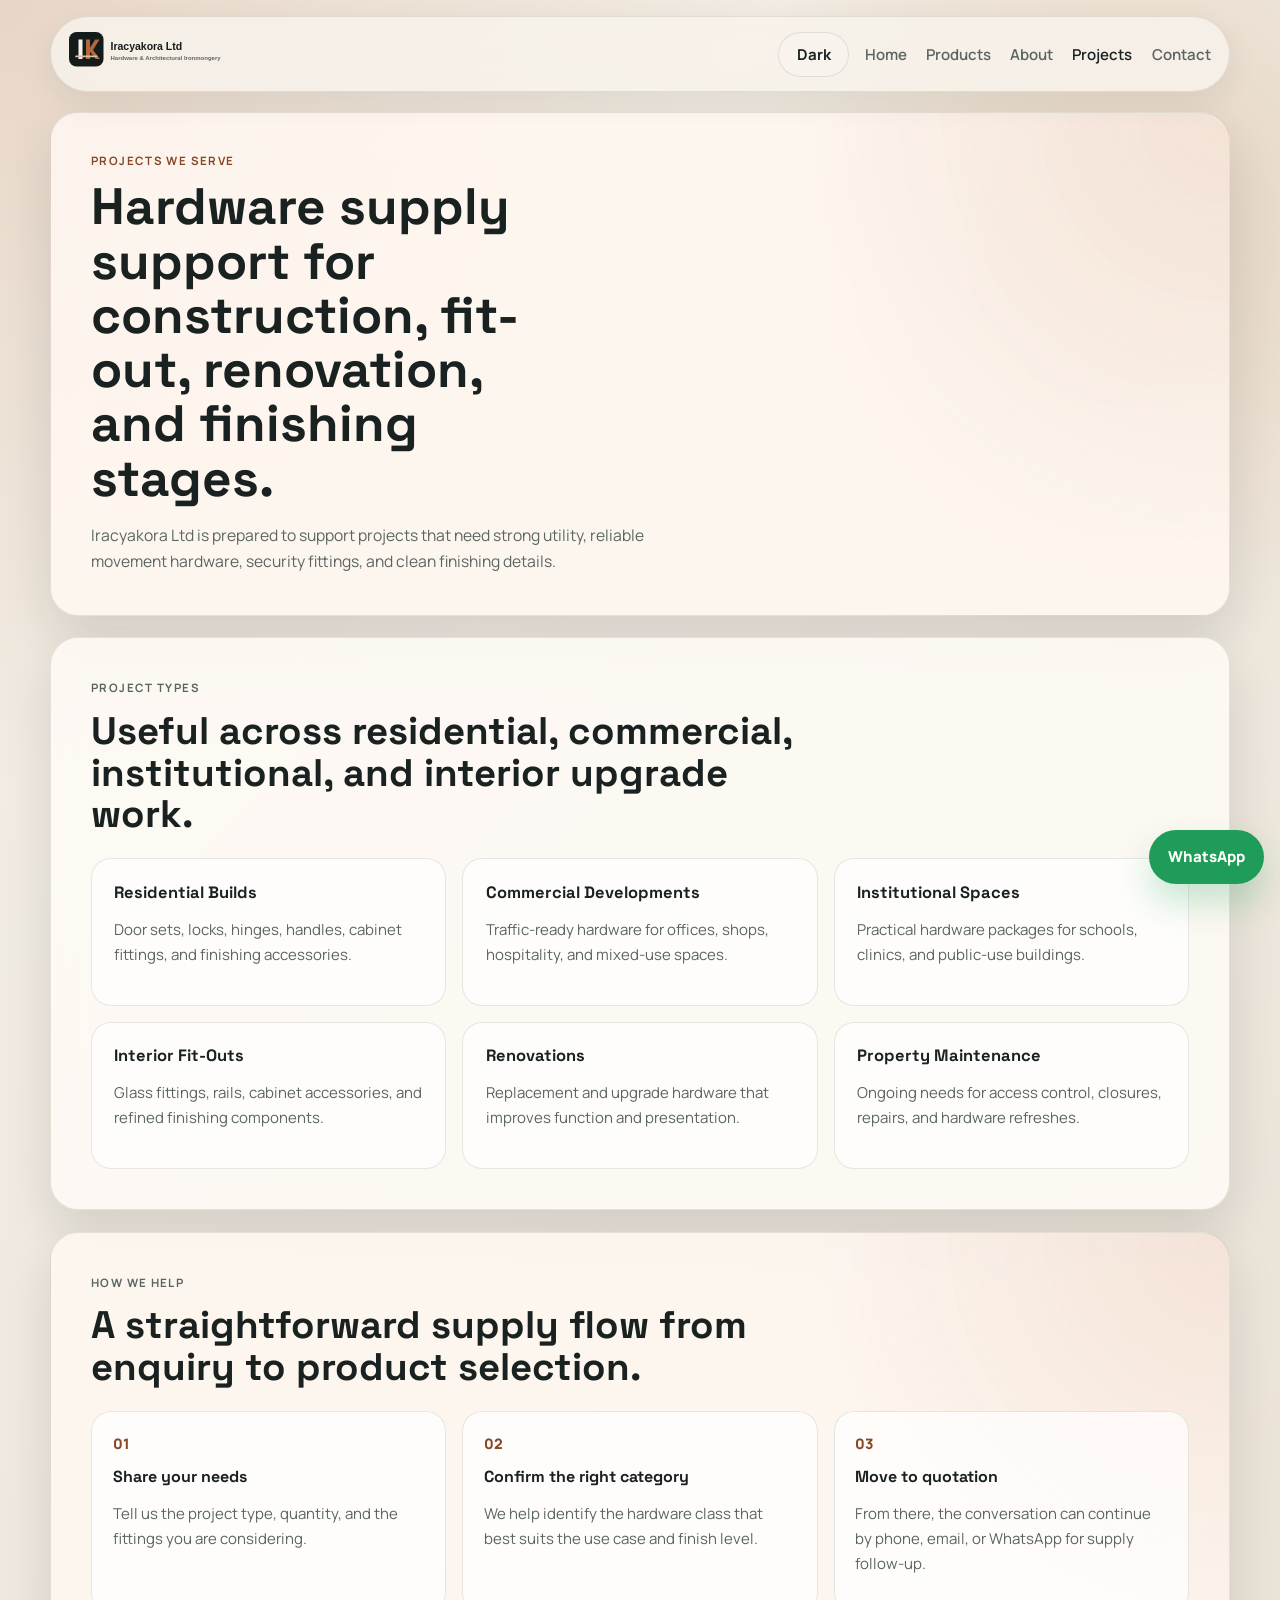
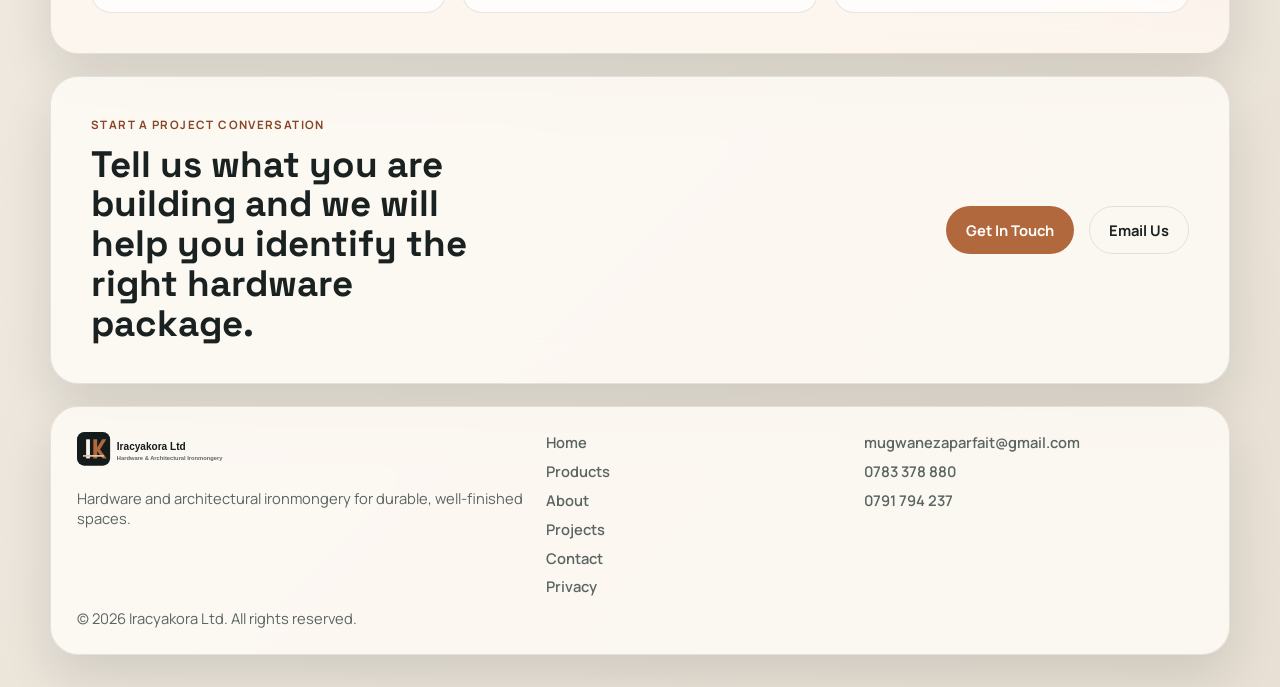
<file: projects/index.html>
<!DOCTYPE html>
<html lang="en">
  <head>
    <meta charset="UTF-8" />
    <meta name="viewport" content="width=device-width, initial-scale=1.0" />
    <meta
      name="description"
      content="See the types of residential, commercial, and fit-out projects Iracyakora Ltd supports with hardware and ironmongery supply."
    />
    <meta property="og:title" content="Iracyakora Ltd | Projects" />
    <meta property="og:description" content="See the project types and supply situations Iracyakora Ltd supports with hardware and ironmongery." />
    <meta property="og:type" content="website" />
    <meta property="og:url" content="https://iracyakora-ltd.netlify.app/projects/" />
    <meta property="og:image" content="https://iracyakora-ltd.netlify.app/hero-background.png" />
    <meta name="twitter:card" content="summary_large_image" />
    <meta name="theme-color" content="#141b1b" />
    <title>Iracyakora Ltd | Projects</title>
    <link rel="canonical" href="https://iracyakora-ltd.netlify.app/projects/" />
    <link rel="icon" type="image/svg+xml" href="../assets/favicon.svg" />
    <link rel="manifest" href="../site.webmanifest" />
    <link rel="preconnect" href="https://fonts.googleapis.com" />
    <link rel="preconnect" href="https://fonts.gstatic.com" crossorigin />
    <link
      href="https://fonts.googleapis.com/css2?family=Space+Grotesk:wght@400;500;700&family=Manrope:wght@400;500;600;700&display=swap"
      rel="stylesheet"
    />
    <link rel="stylesheet" href="../styles.css" />
  </head>
  <body>
    <div class="site-shell">
      <header class="topbar">
        <a class="brand" href="../" aria-label="Iracyakora Ltd home">
          <img class="brand-logo" src="../assets/brand-logo.svg" alt="Iracyakora Ltd" />
        </a>
        <button
          class="menu-toggle"
          type="button"
          aria-expanded="false"
          aria-controls="site-nav"
        >
          Menu
        </button>
        <nav id="site-nav" class="site-nav" aria-label="Primary">
          <a href="../">Home</a>
          <a href="../products/">Products</a>
          <a href="../about/">About</a>
          <a href="../projects/" aria-current="page">Projects</a>
          <a href="../contact/">Contact</a>
        </nav>
      </header>

      <main>
        <section class="section page-hero">
          <p class="eyebrow">Projects We Serve</p>
          <h1>Hardware supply support for construction, fit-out, renovation, and finishing stages.</h1>
          <p class="lead">
            Iracyakora Ltd is prepared to support projects that need strong utility,
            reliable movement hardware, security fittings, and clean finishing details.
          </p>
        </section>

        <section class="section">
          <div class="section-heading">
            <p class="eyebrow">Project Types</p>
            <h2>Useful across residential, commercial, institutional, and interior upgrade work.</h2>
          </div>
          <div class="product-grid">
            <article class="product-card">
              <h3>Residential Builds</h3>
              <p>Door sets, locks, hinges, handles, cabinet fittings, and finishing accessories.</p>
            </article>
            <article class="product-card">
              <h3>Commercial Developments</h3>
              <p>Traffic-ready hardware for offices, shops, hospitality, and mixed-use spaces.</p>
            </article>
            <article class="product-card">
              <h3>Institutional Spaces</h3>
              <p>Practical hardware packages for schools, clinics, and public-use buildings.</p>
            </article>
            <article class="product-card">
              <h3>Interior Fit-Outs</h3>
              <p>Glass fittings, rails, cabinet accessories, and refined finishing components.</p>
            </article>
            <article class="product-card">
              <h3>Renovations</h3>
              <p>Replacement and upgrade hardware that improves function and presentation.</p>
            </article>
            <article class="product-card">
              <h3>Property Maintenance</h3>
              <p>Ongoing needs for access control, closures, repairs, and hardware refreshes.</p>
            </article>
          </div>
        </section>

        <section class="section accent-section">
          <div class="section-heading">
            <p class="eyebrow">How We Help</p>
            <h2>A straightforward supply flow from enquiry to product selection.</h2>
          </div>
          <div class="timeline-grid">
            <article class="panel-card">
              <span>01</span>
              <h3>Share your needs</h3>
              <p>Tell us the project type, quantity, and the fittings you are considering.</p>
            </article>
            <article class="panel-card">
              <span>02</span>
              <h3>Confirm the right category</h3>
              <p>We help identify the hardware class that best suits the use case and finish level.</p>
            </article>
            <article class="panel-card">
              <span>03</span>
              <h3>Move to quotation</h3>
              <p>From there, the conversation can continue by phone, email, or WhatsApp for supply follow-up.</p>
            </article>
          </div>
        </section>

        <section class="section cta-banner">
          <div>
            <p class="eyebrow">Start A Project Conversation</p>
            <h2>Tell us what you are building and we will help you identify the right hardware package.</h2>
          </div>
          <div class="cta-actions">
            <a class="button button-primary" href="../contact/">Get In Touch</a>
            <a class="button button-secondary" href="mailto:mugwanezaparfait@gmail.com">Email Us</a>
          </div>
        </section>
      </main>

      <footer class="footer footer-rich">
        <div>
          <img class="footer-logo" src="../assets/brand-logo.svg" alt="Iracyakora Ltd" />
          <p>Hardware and architectural ironmongery for durable, well-finished spaces.</p>
        </div>
        <div class="footer-links">
          <a href="../">Home</a>
          <a href="../products/">Products</a>
          <a href="../about/">About</a>
          <a href="../projects/" aria-current="page">Projects</a>
          <a href="../contact/">Contact</a>
          <a href="../privacy/">Privacy</a>
        </div>
        <div class="footer-contact">
          <a href="mailto:mugwanezaparfait@gmail.com">mugwanezaparfait@gmail.com</a>
          <a href="tel:+250783378880">0783 378 880</a>
          <a href="tel:+250791794237">0791 794 237</a>
        </div>
        <p>&copy; <span id="current-year"></span> Iracyakora Ltd. All rights reserved.</p>
      </footer>
    </div>

    <a
      class="floating-whatsapp"
      href="https://wa.me/250791794237"
      target="_blank"
      rel="noreferrer"
      aria-label="Chat with Iracyakora Ltd on WhatsApp"
    >
      WhatsApp
    </a>

    <script src="../script.js"></script>
  </body>
</html>
</file>
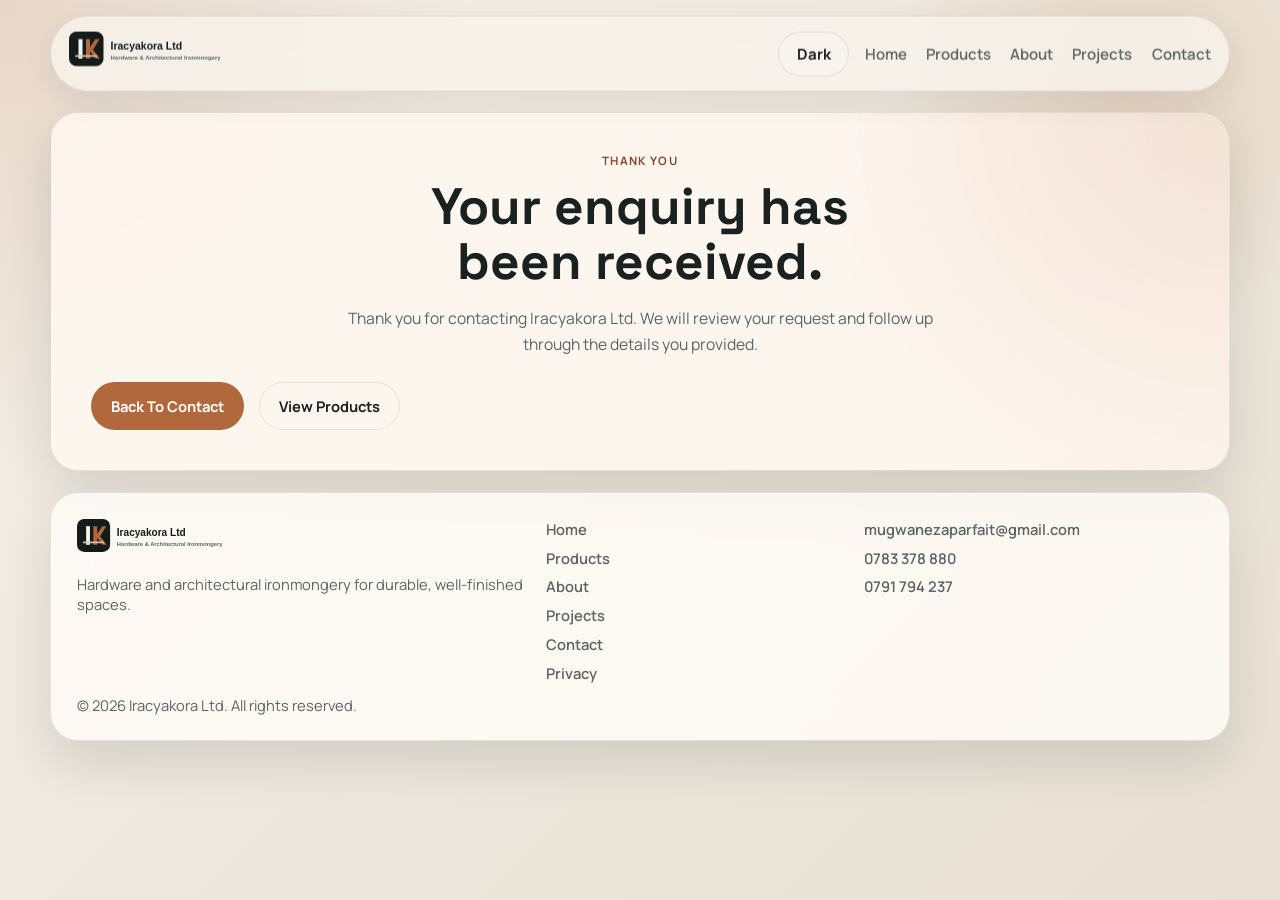
<file: thanks/index.html>
<!DOCTYPE html>
<html lang="en">
  <head>
    <meta charset="UTF-8" />
    <meta name="viewport" content="width=device-width, initial-scale=1.0" />
    <meta
      name="description"
      content="Thank you for contacting Iracyakora Ltd."
    />
    <meta property="og:title" content="Iracyakora Ltd | Thank You" />
    <meta property="og:description" content="Thank you for contacting Iracyakora Ltd." />
    <meta property="og:type" content="website" />
    <meta property="og:url" content="https://iracyakora-ltd.netlify.app/thanks/" />
    <meta property="og:image" content="https://iracyakora-ltd.netlify.app/hero-background.png" />
    <meta name="twitter:card" content="summary_large_image" />
    <meta name="theme-color" content="#141b1b" />
    <title>Iracyakora Ltd | Thank You</title>
    <link rel="canonical" href="https://iracyakora-ltd.netlify.app/thanks/" />
    <link rel="icon" type="image/svg+xml" href="../assets/favicon.svg" />
    <link rel="manifest" href="../site.webmanifest" />
    <link rel="preconnect" href="https://fonts.googleapis.com" />
    <link rel="preconnect" href="https://fonts.gstatic.com" crossorigin />
    <link
      href="https://fonts.googleapis.com/css2?family=Space+Grotesk:wght@400;500;700&family=Manrope:wght@400;500;600;700&display=swap"
      rel="stylesheet"
    />
    <link rel="stylesheet" href="../styles.css" />
  </head>
  <body>
    <div class="site-shell">
      <header class="topbar">
        <a class="brand" href="../" aria-label="Iracyakora Ltd home">
          <img class="brand-logo" src="../assets/brand-logo.svg" alt="Iracyakora Ltd" />
        </a>
        <button
          class="menu-toggle"
          type="button"
          aria-expanded="false"
          aria-controls="site-nav"
        >
          Menu
        </button>
        <nav id="site-nav" class="site-nav" aria-label="Primary">
          <a href="../">Home</a>
          <a href="../products/">Products</a>
          <a href="../about/">About</a>
          <a href="../projects/">Projects</a>
          <a href="../contact/">Contact</a>
        </nav>
      </header>

      <main>
        <section class="section page-hero thank-you-hero">
          <p class="eyebrow">Thank You</p>
          <h1>Your enquiry has been received.</h1>
          <p class="lead">
            Thank you for contacting Iracyakora Ltd. We will review your request and
            follow up through the details you provided.
          </p>
          <div class="hero-actions">
            <a class="button button-primary" href="../contact/">Back To Contact</a>
            <a class="button button-secondary" href="../products/">View Products</a>
          </div>
        </section>
      </main>

      <footer class="footer footer-rich">
        <div>
          <img class="footer-logo" src="../assets/brand-logo.svg" alt="Iracyakora Ltd" />
          <p>Hardware and architectural ironmongery for durable, well-finished spaces.</p>
        </div>
        <div class="footer-links">
          <a href="../">Home</a>
          <a href="../products/">Products</a>
          <a href="../about/">About</a>
          <a href="../projects/">Projects</a>
          <a href="../contact/">Contact</a>
          <a href="../privacy/">Privacy</a>
        </div>
        <div class="footer-contact">
          <a href="mailto:mugwanezaparfait@gmail.com">mugwanezaparfait@gmail.com</a>
          <a href="tel:+250783378880">0783 378 880</a>
          <a href="tel:+250791794237">0791 794 237</a>
        </div>
        <p>&copy; <span id="current-year"></span> Iracyakora Ltd. All rights reserved.</p>
      </footer>
    </div>

    <script src="../script.js"></script>
  </body>
</html>
</file>
<file: styles.css>
:root {
  --bg: #ede7de;
  --surface: rgba(255, 252, 247, 0.82);
  --surface-strong: #f8f3ec;
  --text: #1a2121;
  --muted: #5a6562;
  --line: rgba(26, 33, 33, 0.1);
  --accent: #b2683d;
  --accent-deep: #874726;
  --accent-soft: #dcc0a5;
  --dark-panel: #141b1b;
  --shadow: 0 22px 50px rgba(20, 27, 27, 0.12);
  --radius-lg: 28px;
  --radius-md: 20px;
  --radius-sm: 14px;
}

* {
  box-sizing: border-box;
}

html {
  scroll-behavior: smooth;
}

body {
  margin: 0;
  min-height: 100vh;
  font-size: 15px;
  font-family: "Manrope", sans-serif;
  color: var(--text);
  background:
    radial-gradient(circle at top left, rgba(178, 104, 61, 0.18), transparent 30%),
    radial-gradient(circle at 88% 10%, rgba(220, 192, 165, 0.52), transparent 18%),
    linear-gradient(135deg, #f4efe7 0%, #e8e0d4 100%);
}

img {
  max-width: 100%;
  display: block;
}

a {
  color: inherit;
  text-decoration: none;
}

button,
input,
textarea {
  font: inherit;
}

.site-shell {
  width: min(1180px, calc(100% - 2rem));
  margin: 0 auto;
  padding: 0.9rem 0 2rem;
}

.topbar {
  position: sticky;
  top: 1rem;
  z-index: 20;
  display: flex;
  align-items: center;
  justify-content: space-between;
  gap: 1rem;
  padding: 0.9rem 1.15rem;
  margin-bottom: 1rem;
  border: 1px solid var(--line);
  border-radius: 999px;
  background: rgba(248, 243, 236, 0.82);
  backdrop-filter: blur(18px);
  box-shadow: 0 10px 30px rgba(29, 36, 36, 0.08);
}

.brand {
  display: inline-flex;
  align-items: center;
  gap: 0.85rem;
}

.brand-logo {
  display: block;
  width: auto;
  height: 2.8rem;
}

.brand-mark {
  display: grid;
  place-items: center;
  width: 2.75rem;
  height: 2.75rem;
  border-radius: 50%;
  background: var(--dark-panel);
  color: #fff;
  font-family: "Space Grotesk", sans-serif;
  font-weight: 700;
  letter-spacing: 0.06em;
}

.brand-copy {
  display: flex;
  flex-direction: column;
  gap: 0.12rem;
}

.brand-copy strong,
.hero h1,
.section-heading h2,
.panel-card h3,
.product-card h3,
.benefit-grid h3,
.audience-list h3,
.contact-card h3 {
  font-family: "Space Grotesk", sans-serif;
}

.brand-copy strong {
  font-size: 0.93rem;
}

.brand-copy span {
  color: var(--muted);
  font-size: 0.77rem;
}

.site-nav {
  display: flex;
  align-items: center;
  gap: 1.2rem;
}

.site-nav a {
  color: var(--muted);
  font-weight: 600;
  font-size: 0.94rem;
}

.site-nav a[aria-current="page"] {
  color: var(--text);
}

.site-nav a:hover,
.site-nav a:focus-visible {
  color: var(--text);
}

.menu-toggle {
  display: none;
  border: 0;
  border-radius: 999px;
  padding: 0.8rem 1rem;
  background: var(--dark-panel);
  color: #fff;
  cursor: pointer;
}

.hero,
.section,
.footer {
  border: 1px solid var(--line);
  border-radius: var(--radius-lg);
  background: var(--surface);
  backdrop-filter: blur(18px);
  box-shadow: var(--shadow);
}

.hero {
  display: grid;
  grid-template-columns: 1.15fr 0.85fr;
  gap: 1.5rem;
  padding: clamp(1.5rem, 3vw, 2.3rem);
}

.hero-copy {
  display: flex;
  flex-direction: column;
  justify-content: center;
}

.hero-home {
  position: relative;
  overflow: hidden;
  align-items: end;
  min-height: 40rem;
  padding: clamp(1.3rem, 2vw, 1.6rem);
  background:
    linear-gradient(90deg, rgba(13, 18, 18, 0.78) 0%, rgba(13, 18, 18, 0.58) 36%, rgba(13, 18, 18, 0.18) 62%),
    linear-gradient(180deg, rgba(18, 24, 24, 0.32), rgba(18, 24, 24, 0.62)),
    url("./hero-background.png") center/cover no-repeat;
  border-color: rgba(255, 255, 255, 0.12);
}

.hero-home::after {
  content: "";
  position: absolute;
  inset: auto 1.1rem 1.1rem 1.1rem;
  height: 1px;
  background: linear-gradient(90deg, rgba(255, 255, 255, 0.18), transparent);
}

.hero-copy-home {
  position: relative;
  z-index: 1;
  max-width: 34rem;
  padding: 1.8rem;
  border: 1px solid rgba(255, 255, 255, 0.12);
  border-radius: 24px;
  background: rgba(18, 24, 24, 0.55);
  backdrop-filter: blur(14px);
}

.hero-copy-home .eyebrow,
.hero-copy-home .lead {
  color: rgba(255, 255, 255, 0.84);
}

.hero-copy-home h1 {
  color: #fff;
}

.eyebrow {
  margin: 0 0 0.8rem;
  color: var(--accent-deep);
  font-weight: 700;
  letter-spacing: 0.12em;
  text-transform: uppercase;
  font-size: 0.72rem;
}

.hero h1 {
  margin: 0;
  max-width: 12ch;
  font-size: clamp(2.35rem, 4.8vw, 4.4rem);
  line-height: 1;
}

.lead {
  max-width: 62ch;
  margin: 1rem 0 0;
  color: var(--muted);
  font-size: 0.98rem;
  line-height: 1.68;
}

.hero-actions {
  display: flex;
  flex-wrap: wrap;
  gap: 0.9rem;
  margin-top: 1.5rem;
}

.contact-pill-row {
  display: flex;
  flex-wrap: wrap;
  gap: 0.75rem;
  margin-top: 1rem;
}

.contact-pill-row a {
  padding: 0.65rem 0.9rem;
  border: 1px solid rgba(255, 255, 255, 0.14);
  border-radius: 999px;
  background: rgba(255, 255, 255, 0.08);
  color: #fff;
  font-size: 0.88rem;
  font-weight: 600;
}

.button {
  display: inline-flex;
  align-items: center;
  justify-content: center;
  min-height: 3rem;
  padding: 0 1.2rem;
  border-radius: 999px;
  border: 1px solid transparent;
  font-size: 0.92rem;
  font-weight: 700;
  transition: transform 180ms ease, background-color 180ms ease, border-color 180ms ease;
}

.button:hover,
.button:focus-visible {
  transform: translateY(-1px);
}

.button-primary {
  background: var(--accent);
  color: #fff;
}

.button-primary:hover,
.button-primary:focus-visible {
  background: var(--accent-deep);
}

.button-secondary {
  border-color: var(--line);
  color: var(--text);
}

.hero-copy-home .button-secondary {
  border-color: rgba(255, 255, 255, 0.18);
  color: #fff;
  background: rgba(255, 255, 255, 0.06);
}

.button-secondary:hover,
.button-secondary:focus-visible {
  border-color: rgba(29, 36, 36, 0.2);
  background: rgba(255, 255, 255, 0.45);
}

.hero-metrics article,
.panel-card,
.product-card,
.benefit-grid article,
.audience-list article,
.quote-card,
.contact-card,
.contact-form {
  border: 1px solid var(--line);
  border-radius: var(--radius-md);
  background: rgba(255, 255, 255, 0.7);
}

.hero-metrics strong,
.panel-card h2,
.panel-card h3 {
  display: block;
}

.panel-card {
  padding: 1.3rem;
}

.panel-card-highlight {
  min-height: 12rem;
  background:
    linear-gradient(140deg, rgba(22, 32, 32, 0.96), rgba(22, 32, 32, 0.88)),
    linear-gradient(120deg, rgba(184, 92, 56, 0.55), transparent 40%);
  color: #fff;
}

.panel-card-highlight p {
  margin: 0 0 0.8rem;
  color: rgba(255, 255, 255, 0.75);
}

.panel-card-highlight h2 {
  margin: 0;
  font-size: clamp(1.35rem, 2.4vw, 1.95rem);
  line-height: 1.1;
}

.panel-grid {
  display: grid;
  grid-template-columns: repeat(3, minmax(0, 1fr));
  gap: 1rem;
}

.panel-card span {
  color: var(--accent-deep);
  font-weight: 800;
  font-size: 0.9rem;
}

.panel-card h3 {
  margin: 0.75rem 0 0.6rem;
  font-size: 1rem;
}

.panel-card p,
.product-card p,
.benefit-grid p,
.audience-list p,
.quote-card p,
.contact-card p,
.section-heading p,
.contact-form label,
.form-note {
  color: var(--muted);
  line-height: 1.65;
}

.section {
  margin-top: 1.35rem;
  padding: clamp(1.5rem, 4vw, 2.5rem);
}

.hero-proof {
  position: relative;
  z-index: 1;
  display: grid;
  gap: 0.85rem;
  align-self: end;
}

.proof-card {
  min-width: 16rem;
  max-width: 18rem;
  padding: 1rem 1.1rem;
  border: 1px solid rgba(255, 255, 255, 0.1);
  border-radius: 20px;
  background: rgba(248, 243, 236, 0.88);
  box-shadow: 0 20px 44px rgba(20, 27, 27, 0.18);
}

.proof-label {
  display: inline-block;
  margin-bottom: 0.45rem;
  color: var(--accent-deep);
  font-size: 0.72rem;
  font-weight: 800;
  letter-spacing: 0.12em;
  text-transform: uppercase;
}

.proof-card strong {
  font-family: "Space Grotesk", sans-serif;
  font-size: 0.98rem;
  line-height: 1.45;
}

.page-hero {
  background:
    radial-gradient(circle at top right, rgba(184, 92, 56, 0.12), transparent 34%),
    rgba(255, 249, 242, 0.86);
}

.page-hero h1 {
  margin: 0;
  max-width: 15ch;
  font-family: "Space Grotesk", sans-serif;
  font-size: clamp(2rem, 4vw, 3.3rem);
  line-height: 1.06;
}

.intro-strip {
  text-align: center;
  font-size: clamp(1rem, 1.7vw, 1.22rem);
  font-weight: 600;
}

.intro-strip p {
  max-width: 46rem;
  margin: 0 auto;
}

.trust-strip {
  display: grid;
  grid-template-columns: repeat(3, minmax(0, 1fr));
  gap: 1rem;
}

.trust-strip article {
  padding: 1.15rem 1.2rem;
  border: 1px solid var(--line);
  border-radius: var(--radius-md);
  background: rgba(255, 255, 255, 0.62);
}

.trust-strip strong {
  display: block;
  margin-bottom: 0.45rem;
  font-family: "Space Grotesk", sans-serif;
  font-size: 0.96rem;
}

.trust-strip span {
  color: var(--muted);
  line-height: 1.6;
}

.section-heading {
  max-width: 44rem;
}

.section-heading h2 {
  margin: 0;
  font-size: clamp(1.7rem, 3vw, 2.5rem);
  line-height: 1.08;
}

.section-heading p:last-child {
  margin-top: 0.9rem;
}

.product-grid,
.benefit-grid {
  display: grid;
  grid-template-columns: repeat(3, minmax(0, 1fr));
  gap: 1rem;
  margin-top: 1.5rem;
}

.page-grid,
.timeline-grid,
.legal-grid {
  display: grid;
  grid-template-columns: repeat(3, minmax(0, 1fr));
  gap: 1rem;
  margin-top: 1.5rem;
}

.product-card,
.benefit-grid article {
  padding: 1.4rem;
}

.timeline-grid .panel-card {
  height: 100%;
}

.product-card h3,
.benefit-grid h3,
.audience-list h3,
.contact-card h3 {
  margin: 0 0 0.7rem;
  font-size: 1.03rem;
}

.text-link {
  display: inline-flex;
  margin-top: 0.9rem;
  color: var(--accent-deep);
  font-weight: 700;
  font-size: 0.92rem;
}

.accent-section {
  background:
    radial-gradient(circle at top right, rgba(184, 92, 56, 0.12), transparent 34%),
    rgba(255, 249, 242, 0.86);
}

.audience-layout,
.contact-layout {
  display: grid;
  grid-template-columns: 1fr 0.92fr;
  gap: 1rem;
  margin-top: 1.5rem;
}

.audience-list {
  display: grid;
  grid-template-columns: repeat(2, minmax(0, 1fr));
  gap: 1rem;
}

.audience-list article,
.quote-card,
.contact-card,
.contact-form {
  padding: 1.4rem;
}

.quote-card {
  display: flex;
  flex-direction: column;
  justify-content: center;
  background: var(--dark-panel);
  color: #fff;
}

.quote-card .eyebrow,
.quote-card p {
  color: rgba(255, 255, 255, 0.75);
}

.quote-card blockquote {
  margin: 0;
  font-family: "Space Grotesk", sans-serif;
  font-size: clamp(1.25rem, 2.4vw, 1.8rem);
  line-height: 1.2;
}

.contact-card ul {
  padding-left: 1.1rem;
  margin: 1rem 0 0;
  color: var(--muted);
}

.contact-links {
  display: grid;
  gap: 0.85rem;
  margin-top: 1rem;
}

.contact-link {
  display: flex;
  flex-direction: column;
  gap: 0.2rem;
  padding: 1rem 1.05rem;
  border: 1px solid var(--line);
  border-radius: var(--radius-sm);
  background: var(--surface-strong);
}

.contact-link strong {
  font-family: "Space Grotesk", sans-serif;
  font-size: 0.93rem;
}

.contact-link span,
.contact-note {
  color: var(--muted);
}

.contact-note {
  margin: 1rem 0 0;
}

.contact-form {
  display: grid;
  gap: 1rem;
}

.hidden-field {
  position: absolute;
  left: -9999px;
  width: 1px;
  height: 1px;
  overflow: hidden;
}

.contact-form label {
  display: grid;
  gap: 0.45rem;
  font-weight: 600;
}

.contact-form input,
.contact-form textarea {
  width: 100%;
  border: 1px solid rgba(29, 36, 36, 0.14);
  border-radius: var(--radius-sm);
  background: var(--surface-strong);
  padding: 0.95rem 1rem;
  color: var(--text);
}

.contact-form input:focus,
.contact-form textarea:focus {
  outline: 2px solid rgba(184, 92, 56, 0.24);
  border-color: rgba(184, 92, 56, 0.35);
}

.form-note {
  margin: 0;
  min-height: 1.5rem;
  font-size: 0.88rem;
}

.cta-banner {
  display: flex;
  align-items: center;
  justify-content: space-between;
  gap: 1rem;
}

.cta-banner h2 {
  margin: 0;
  max-width: 18ch;
  font-family: "Space Grotesk", sans-serif;
  font-size: clamp(1.55rem, 3vw, 2.3rem);
  line-height: 1.08;
}

.cta-actions {
  display: flex;
  flex-wrap: wrap;
  gap: 0.9rem;
}

.thank-you-hero {
  text-align: center;
}

.thank-you-hero h1,
.thank-you-hero .lead {
  margin-left: auto;
  margin-right: auto;
}

.footer {
  margin-top: 1.35rem;
  padding: 1.6rem;
  display: flex;
  flex-wrap: wrap;
  justify-content: space-between;
  gap: 0.75rem 1rem;
}

.footer p {
  margin: 0;
  color: var(--muted);
  font-size: 0.92rem;
}

.footer-rich {
  display: grid;
  grid-template-columns: 1.2fr 0.8fr 0.9fr;
  align-items: start;
}

.footer-logo {
  width: auto;
  height: 2.7rem;
  margin-bottom: 0.75rem;
}

.footer-links,
.footer-contact {
  display: grid;
  gap: 0.55rem;
}

.footer-links a,
.footer-contact a {
  color: var(--muted);
  font-weight: 600;
  font-size: 0.92rem;
}

.footer-links a:hover,
.footer-links a:focus-visible,
.footer-contact a:hover,
.footer-contact a:focus-visible {
  color: var(--text);
}

.floating-whatsapp {
  position: fixed;
  right: 1rem;
  bottom: 1rem;
  z-index: 25;
  display: inline-flex;
  align-items: center;
  justify-content: center;
  min-height: 3.4rem;
  padding: 0 1.2rem;
  border-radius: 999px;
  background: #1f9d58;
  color: #fff;
  font-weight: 800;
  box-shadow: 0 18px 35px rgba(31, 157, 88, 0.24);
}

.floating-whatsapp:hover,
.floating-whatsapp:focus-visible {
  background: #187c46;
}

.skip-link {
  position: fixed;
  top: -5rem;
  left: 1rem;
  z-index: 100;
  padding: 0.8rem 1rem;
  border-radius: 12px;
  background: var(--dark-panel);
  color: #fff;
  font-weight: 700;
}

.skip-link:focus { top: 1rem; }

.theme-toggle {
  margin-left: auto;
  min-width: 4.4rem;
  padding: 0.68rem 0.9rem;
  border: 1px solid var(--line);
  border-radius: 999px;
  background: var(--surface-strong);
  color: var(--text);
  cursor: pointer;
  font-weight: 700;
}

.catalogue-toolbar {
  display: grid;
  grid-template-columns: minmax(16rem, 1fr) auto;
  gap: 1rem;
  align-items: end;
  margin-bottom: 1.4rem;
  padding: 1rem;
  border: 1px solid var(--line);
  border-radius: var(--radius-md);
  background: var(--surface);
}

.catalogue-search { display: grid; gap: 0.45rem; color: var(--muted); font-size: 0.78rem; font-weight: 700; }
.catalogue-search input {
  width: 100%;
  min-height: 3rem;
  padding: 0 1rem;
  border: 1px solid var(--line);
  border-radius: 999px;
  background: var(--surface-strong);
  color: var(--text);
}
.catalogue-filters { display: flex; flex-wrap: wrap; gap: 0.45rem; }
.catalogue-filters button {
  min-height: 2.6rem;
  padding: 0 0.9rem;
  border: 1px solid var(--line);
  border-radius: 999px;
  background: transparent;
  color: var(--muted);
  cursor: pointer;
  font-weight: 700;
}
.catalogue-filters button.is-active { border-color: var(--accent); background: var(--accent); color: #fff; }
.catalogue-count { grid-column: 1 / -1; margin: 0; color: var(--muted); font-size: 0.84rem; }
.product-card[hidden] { display: none; }

.reveal { opacity: 0; transform: translateY(18px); transition: opacity 600ms ease, transform 600ms ease; }
.reveal.is-visible { opacity: 1; transform: none; }

:focus-visible { outline: 3px solid color-mix(in srgb, var(--accent) 55%, transparent); outline-offset: 3px; }

html[data-theme="dark"] {
  --bg: #111716;
  --surface: rgba(27, 36, 34, 0.88);
  --surface-strong: #222d2a;
  --text: #f6f0e8;
  --muted: #b8c0bc;
  --line: rgba(255, 255, 255, 0.11);
  --accent: #d68552;
  --accent-deep: #efa06e;
  --accent-soft: #5c3f2e;
  --dark-panel: #080d0c;
  --shadow: 0 22px 50px rgba(0, 0, 0, 0.3);
}

html[data-theme="dark"] body {
  background: radial-gradient(circle at top left, rgba(178, 104, 61, 0.13), transparent 30%), linear-gradient(135deg, #111716, #18211f);
}
html[data-theme="dark"] .topbar,
html[data-theme="dark"] .site-nav { background: rgba(25, 34, 32, 0.95); }
html[data-theme="dark"] .product-card,
html[data-theme="dark"] .panel-card,
html[data-theme="dark"] .benefit-grid article,
html[data-theme="dark"] .quote-card,
html[data-theme="dark"] .contact-card,
html[data-theme="dark"] .contact-form { background: rgba(255, 255, 255, 0.035); }

@media (max-width: 980px) {
  .hero,
  .hero-home,
  .audience-layout,
  .contact-layout,
  .panel-grid,
  .product-grid,
  .benefit-grid,
  .page-grid,
  .timeline-grid,
  .legal-grid,
  .trust-strip,
  .cta-banner,
  .footer-rich {
    grid-template-columns: 1fr;
  }

  .hero-home {
    min-height: auto;
  }

  .hero h1 {
    max-width: 13ch;
  }

  .audience-list {
    grid-template-columns: 1fr 1fr;
  }

  .cta-banner {
    display: grid;
  }

  .hero-proof {
    grid-template-columns: 1fr;
  }

  .proof-card {
    max-width: none;
  }
}

@media (max-width: 760px) {
  .site-shell {
    width: min(100% - 1rem, 1180px);
  }

  .topbar {
    align-items: flex-start;
    border-radius: 28px;
  }

  .menu-toggle {
    display: inline-flex;
  }

  .theme-toggle { margin-left: auto; }

  body.menu-open { overflow: hidden; }

  .site-nav {
    position: absolute;
    top: calc(100% + 0.75rem);
    left: 0;
    right: 0;
    display: none;
    flex-direction: column;
    align-items: flex-start;
    padding: 1rem 1.25rem;
    border: 1px solid var(--line);
    border-radius: 24px;
    background: rgba(251, 247, 240, 0.95);
    box-shadow: var(--shadow);
  }

  .site-nav.is-open {
    display: flex;
  }

  .hero h1 {
    max-width: none;
    font-size: clamp(2.1rem, 11vw, 3.2rem);
  }

  .audience-list {
    grid-template-columns: 1fr;
  }

  .hero-copy-home {
    padding: 1.25rem;
  }

  .footer {
    flex-direction: column;
  }

  .brand-logo {
    height: 2.35rem;
  }

  .catalogue-toolbar { grid-template-columns: 1fr; }
}

@media (prefers-reduced-motion: reduce) {
  html { scroll-behavior: auto; }
  *, *::before, *::after { scroll-behavior: auto !important; transition: none !important; }
  .reveal { opacity: 1; transform: none; }
}
</file>
